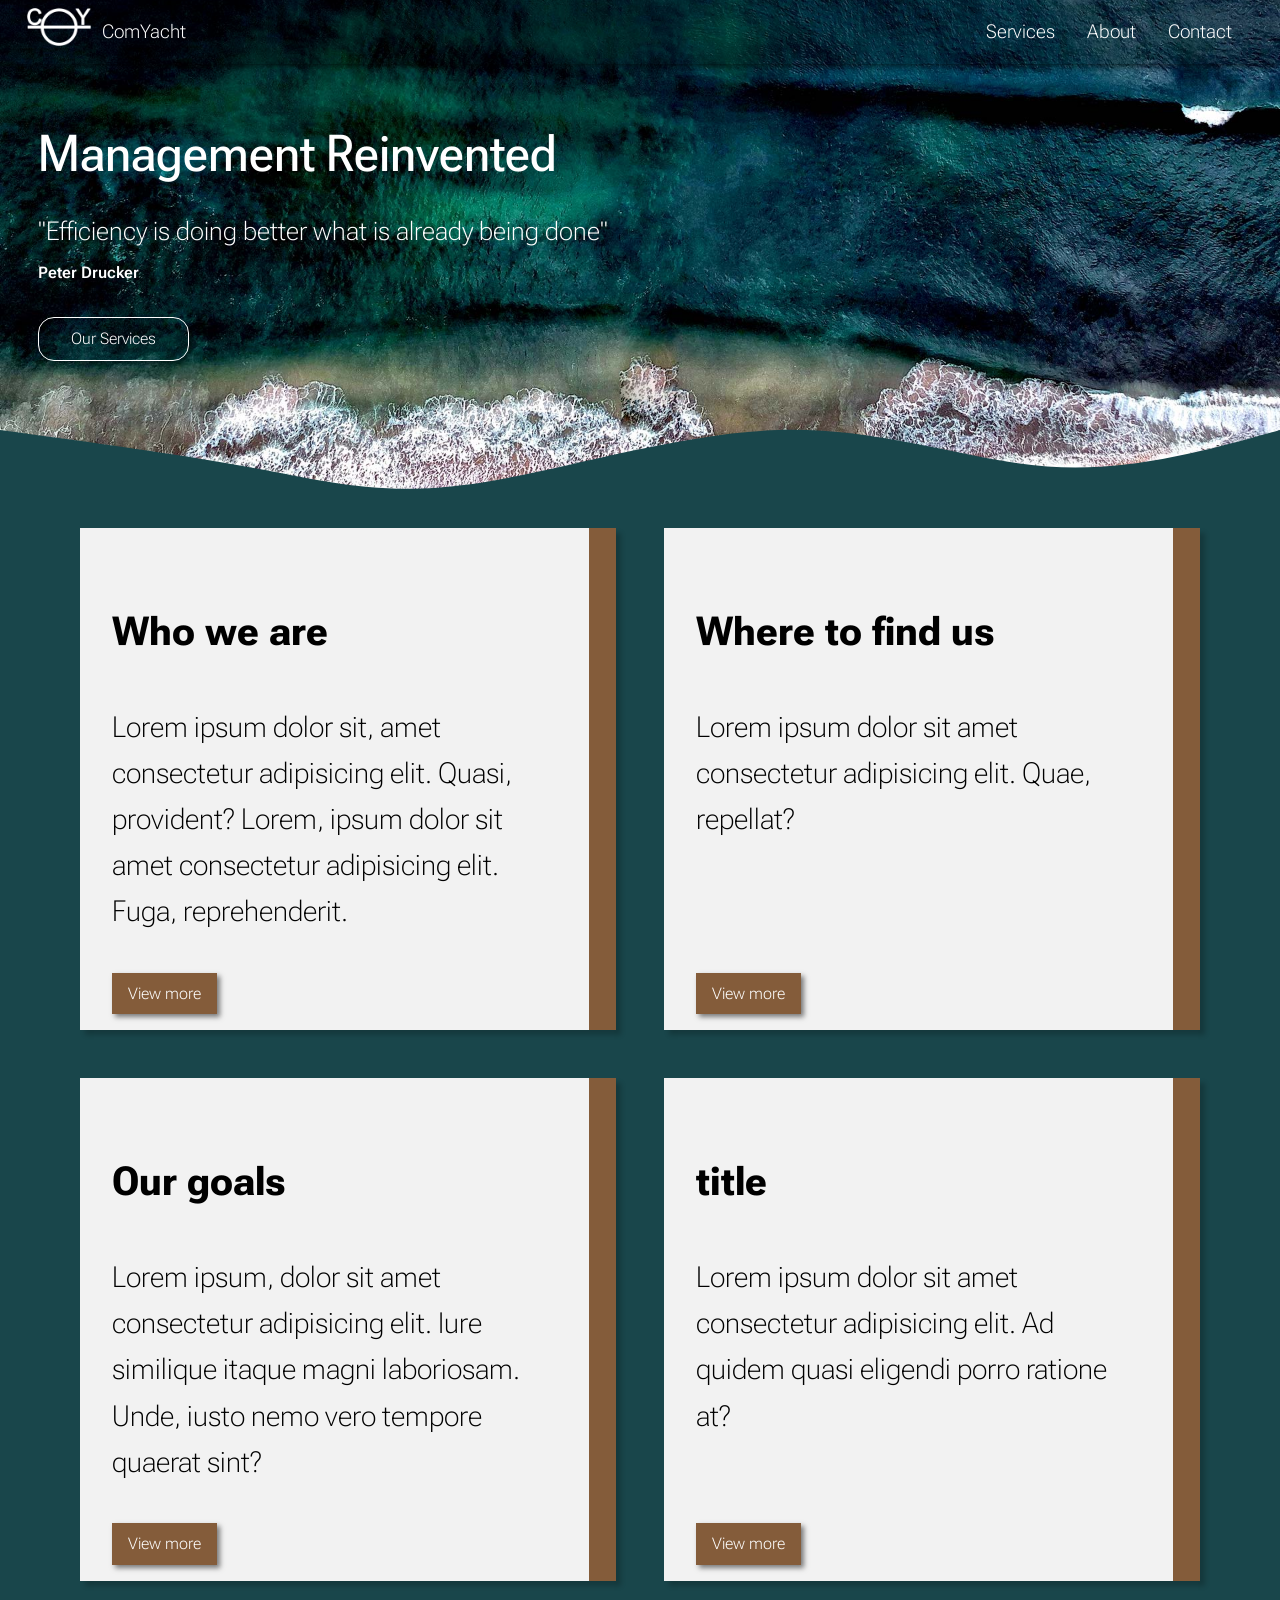
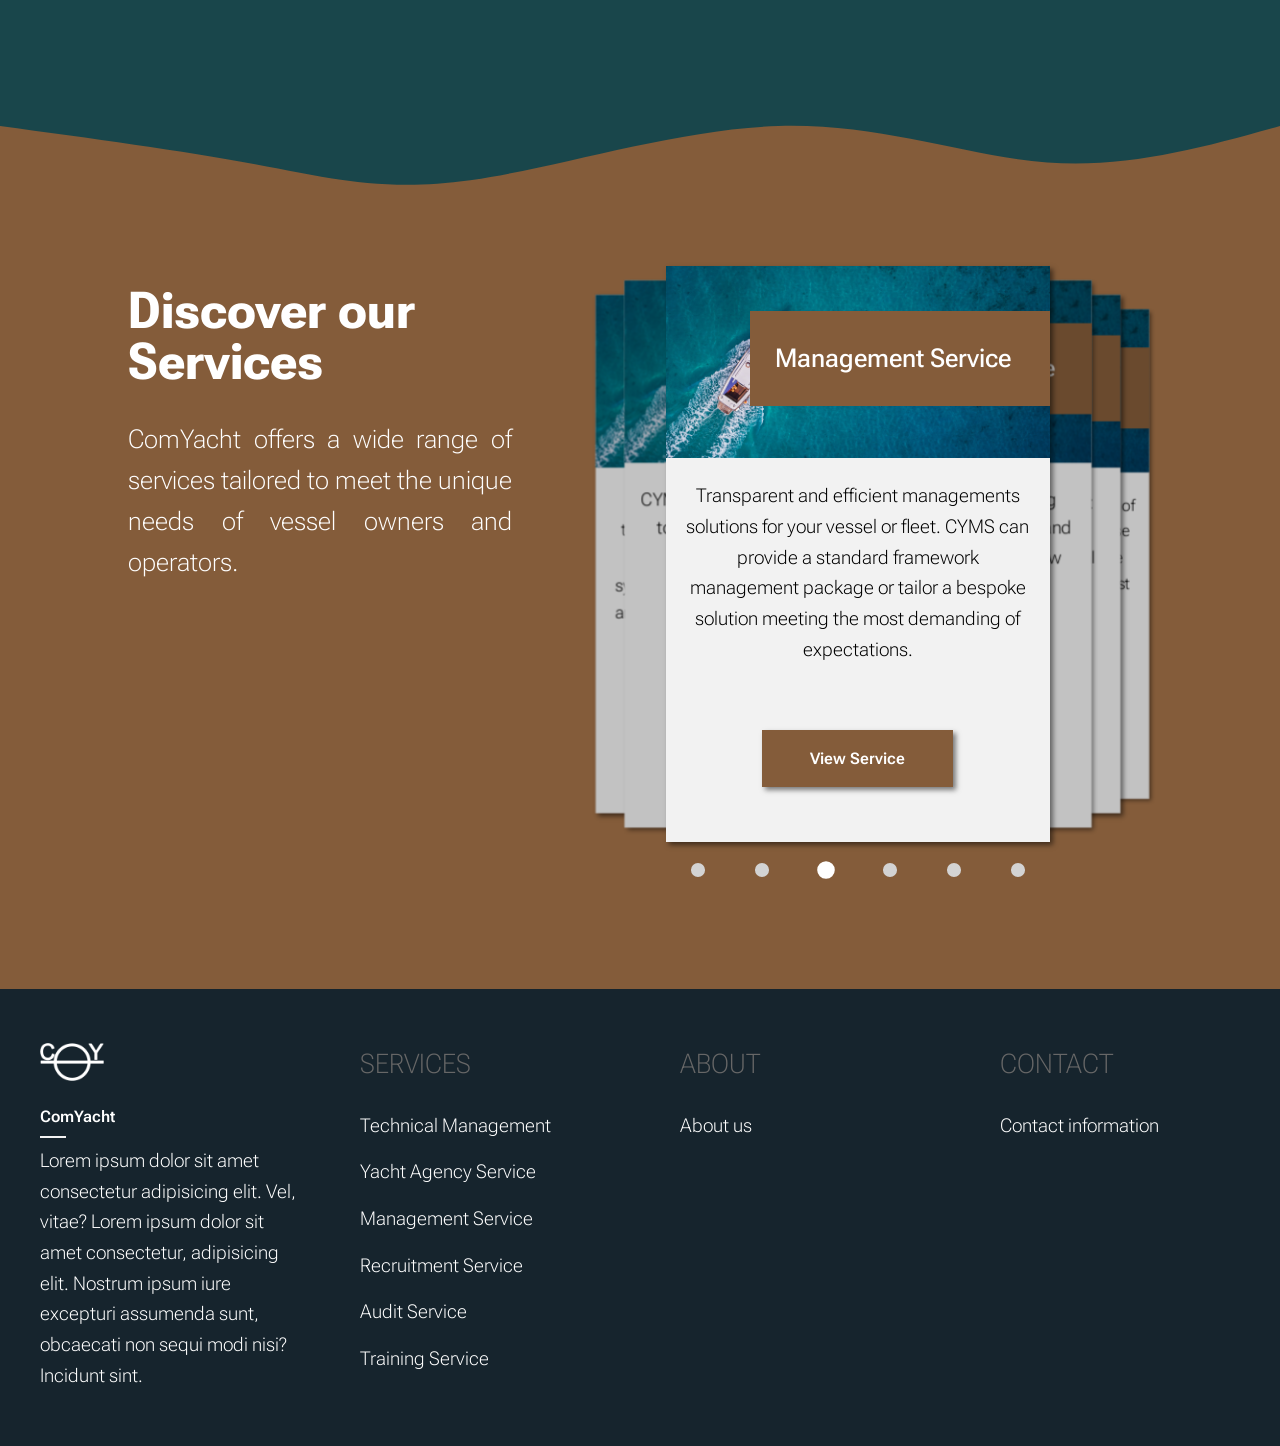
<file: index.html>
<!DOCTYPE html>
<html lang="en">
  <head>
    <meta charset="UTF-8" />
    <meta name="viewport" content="width=device-width" />
    <meta name="description" content="ComYacht description here." />
    <title>ComYacht</title>

    <!--Fonts-->
    <link rel="preconnect" href="https://fonts.googleapis.com" />
    <link rel="preconnect" href="https://fonts.gstatic.com" crossorigin />
    <link
      href="https://fonts.googleapis.com/css2?family=Roboto+Flex:opsz,wght@8..144,100..1000&display=swap"
      rel="stylesheet"
    />

    <!--Stylesheets-->
    <link rel="stylesheet" href="./styles/header.css" />
    <link rel="stylesheet" href="./styles/general.css" />
    <link rel="stylesheet" href="./styles/hero-section.css" />
    <link rel="stylesheet" href="./styles/summary-section.css" />
    <link rel="stylesheet" href="./styles/service-section.css" />
    <link rel="stylesheet" href="./styles/footer.css" />

    <!-- Scripts -->
    <script defer src="./scripts/sidebar.js"></script>
    <script defer src="./scripts/services.js"></script>
    <script defer src="./scripts/header-animation.js"></script>
  </head>
  <body>
    <header>
      <nav id="header-nav">
        <div id="header-background"></div>
        <ul id="header-ul-flex">
          <li id="company-info" class="header-li">
            <div class="logo-container">
              <a href="index.html">
                <img class="header-logo" src="./images/logos-icons/Client-01-logo.png" alt="ComYacht logo" />
              </a>
            </div>
            <a href="index.html">ComYacht</a>
          </li>
          <li class="header-li" id="header-tabs">
            <div id="service-tab">
              <span>Services</span>
              <div id="service-placeholder"></div>
              <ul id="scroll-tab">
                <li><a href="technical.html">Technical Management</a></li>
                <li><a href="yacht.html">Yacht agency services</a></li>
                <li><a href="management.html">Management Service</a></li>
                <li><a href="recruitment.html">Recruitment Service</a></li>
                <li><a href="audit.html">Audit Service</a></li>
                <li><a href="training.html">Training Service</a></li>
              </ul>
            </div>
            <div><a href="about.html">About</a></div>
            <div><a href="contact.html">Contact</a></div>
            <button id="sidebar-button">
              <svg xmlns="http://www.w3.org/2000/svg" height="24px" viewBox="0 -960 960 960" width="24px" fill="white">
                <path d="M120-240v-80h720v80H120Zm0-200v-80h720v80H120Zm0-200v-80h720v80H120Z" />
              </svg>
            </button>
          </li>
        </ul>

        <aside id="sidebar">
          <button id="exit-sidebar">
            <svg xmlns="http://www.w3.org/2000/svg" height="24px" viewBox="0 -960 960 960" width="24px" fill="#e8eaed">
              <path d="M400-80 0-480l400-400 71 71-329 329 329 329-71 71Z" />
            </svg>
          </button>
          <ul id="sidebar-ul">
            <li>
              <span>Services</span>
              <hr />
            </li>
            <li>
              <ul id="sidebar-services">
                <li><a href="technical.html">Technical Management</a></li>
                <li><a href="yacht.html">Yacht agency Service</a></li>
                <li><a href="management.html">Management Service</a></li>
                <li><a href="recruitment.html">Recruitment Service</a></li>
                <li><a href="audit.html">Audit Service</a></li>
                <li><a href="training.html">Training Service</a></li>
              </ul>
            </li>
            <li>
              <a href="about.html">About</a>
              <hr />
            </li>
            <li>
              <a href="contact.html">Contact</a>
              <hr />
            </li>
          </ul>
        </aside>
      </nav>
    </header>

    <main>
      <section id="hero-section">
        <div class="hero-section-title-bg">
          <h1 class="hero-section-title">Management Reinvented</h1>
          <blockquote class="hero-section-subtitle">"Efficiency is doing better what is already being done"</blockquote>
          <p class="quote-author">Peter Drucker</p>
          <a id="hero-section-CTA" href="#service-section">Our Services</a>
        </div>
        <div class="hero-section-img-container">
          <img src="./images/thumbnails/Nature-Images-hd.jpg" alt="Page thumbnail" />
        </div>
      </section>

      <section id="summary-section">
        <svg width="100%" height="100%" id="wavy-outline-3" viewBox="0 0 1440 390" xmlns="http://www.w3.org/2000/svg">
          <path
            d="M 0,400 L 0,150 C 102.42105263157893,163.89473684210526 204.84210526315786,177.78947368421055 287,193 C 369.15789473684214,208.21052631578945 431.0526315789474,224.73684210526318 529,211 C 626.9473684210526,197.26315789473682 760.9473684210525,153.26315789473682 876,150 C 991.0526315789475,146.73684210526318 1087.1578947368423,184.21052631578948 1178,191 C 1268.8421052631577,197.78947368421052 1354.4210526315787,173.89473684210526 1440,150 L 1440,400 L 0,400 Z"
          ></path>
        </svg>
        <article class="summary-info">
          <h3>Who we are</h3>
          <p>
            Lorem ipsum dolor sit, amet consectetur adipisicing elit. Quasi, provident? Lorem, ipsum dolor sit amet
            consectetur adipisicing elit. Fuga, reprehenderit.
          </p>
          <a class="view-more-about" href="index.html">View more</a>
        </article>
        <article class="summary-info">
          <h3>Where to find us</h3>
          <p>Lorem ipsum dolor sit amet consectetur adipisicing elit. Quae, repellat?</p>
          <a class="view-more-about" href="index.html">View more</a>
        </article>
        <article class="summary-info">
          <h3>Our goals</h3>
          <p>
            Lorem ipsum, dolor sit amet consectetur adipisicing elit. Iure similique itaque magni laboriosam. Unde,
            iusto nemo vero tempore quaerat sint?
          </p>
          <a class="view-more-about" href="index.html">View more</a>
        </article>
        <article class="summary-info">
          <h3>title</h3>
          <p>Lorem ipsum dolor sit amet consectetur adipisicing elit. Ad quidem quasi eligendi porro ratione at?</p>
          <a class="view-more-about" href="index.html">View more</a>
        </article>
      </section>

      <section id="service-section">
        <svg width="100%" height="100%" id="wavy-outline-4" viewBox="0 0 1440 390" xmlns="http://www.w3.org/2000/svg">
          <path
            d="M 0,400 L 0,150 C 102.42105263157893,163.89473684210526 204.84210526315786,177.78947368421055 287,193 C 369.15789473684214,208.21052631578945 431.0526315789474,224.73684210526318 529,211 C 626.9473684210526,197.26315789473682 760.9473684210525,153.26315789473682 876,150 C 991.0526315789475,146.73684210526318 1087.1578947368423,184.21052631578948 1178,191 C 1268.8421052631577,197.78947368421052 1354.4210526315787,173.89473684210526 1440,150 L 1440,400 L 0,400 Z"
          ></path>
        </svg>

        <div id="right"></div>
        <div id="left"></div>

        <div id="service-content">
          <div id="service-text">
            <h2>Discover our Services</h2>
            <p>
              ComYacht offers a wide range of services tailored to meet the unique needs of vessel owners and operators.
            </p>
          </div>

          <div id="items-container">
            <div id="scrolling-items-container"></div>
            <div id="dots-container">
              <div class="dot">
                <svg fill="#000000" width="300%" height="100%" viewBox="0 0 20 20" xmlns="http://www.w3.org/2000/svg">
                  <path d="M7.8 10a2.2 2.2 0 0 0 4.4 0 2.2 2.2 0 0 0-4.4 0z" />
                </svg>
              </div>
              <div class="dot">
                <svg fill="#000000" width="300%" height="100%" viewBox="0 0 20 20" xmlns="http://www.w3.org/2000/svg">
                  <path d="M7.8 10a2.2 2.2 0 0 0 4.4 0 2.2 2.2 0 0 0-4.4 0z" />
                </svg>
              </div>
              <div class="dot">
                <svg fill="#000000" width="300%" height="100%" viewBox="0 0 20 20" xmlns="http://www.w3.org/2000/svg">
                  <path d="M7.8 10a2.2 2.2 0 0 0 4.4 0 2.2 2.2 0 0 0-4.4 0z" />
                </svg>
              </div>
              <div class="dot">
                <svg fill="#000000" width="300%" height="100%" viewBox="0 0 20 20" xmlns="http://www.w3.org/2000/svg">
                  <path d="M7.8 10a2.2 2.2 0 0 0 4.4 0 2.2 2.2 0 0 0-4.4 0z" />
                </svg>
              </div>
              <div class="dot">
                <svg fill="#000000" width="100%" height="100%" viewBox="0 0 20 20" xmlns="http://www.w3.org/2000/svg">
                  <path d="M7.8 10a2.2 2.2 0 0 0 4.4 0 2.2 2.2 0 0 0-4.4 0z" />
                </svg>
              </div>
              <div class="dot">
                <svg fill="#000000" width="100%" height="100%" viewBox="0 0 20 20" xmlns="http://www.w3.org/2000/svg">
                  <path d="M7.8 10a2.2 2.2 0 0 0 4.4 0 2.2 2.2 0 0 0-4.4 0z" />
                </svg>
              </div>
            </div>
          </div>
        </div>
      </section>
    </main>

    <footer>
      <ul id="company-main-info">
        <li id="company-img-footer">
          <div class="logo-container">
            <a href="index.html">
              <img class="header-logo" src="./images/logos-icons/Client-01-logo.png" alt="Comyacht logo" />
            </a>
          </div>
        </li>
        <li id="footer-company-li">
          <a href="index.html">ComYacht</a>
        </li>
        <li id="company-description-li">
          <p>
            Lorem ipsum dolor sit amet consectetur adipisicing elit. Vel, vitae? Lorem ipsum dolor sit amet consectetur,
            adipisicing elit. Nostrum ipsum iure excepturi assumenda sunt, obcaecati non sequi modi nisi? Incidunt sint.
          </p>
        </li>
      </ul>
      <ul id="company-services">
        <li class="list-title"><span>SERVICES</span></li>
        <li class="list-content"><a href="technical.html">Technical Management</a></li>
        <li class="list-content"><a href="/yacht.html">Yacht Agency Service</a></li>
        <li class="list-content"><a href="management.html">Management Service</a></li>
        <li class="list-content"><a href="recruitment.html">Recruitment Service</a></li>
        <li class="list-content"><a href="audit.html">Audit Service</a></li>
        <li class="list-content"><a href="training.html">Training Service</a></li>
      </ul>
      <ul id="company-about">
        <li class="list-title"><span>ABOUT</span></li>
        <li class="list-content"><a href="about.html">About us</a></li>
      </ul>
      <ul id="company-contact">
        <li class="list-title"><span>CONTACT</span></li>
        <li class="list-content"><a href="contact.html">Contact information</a></li>
      </ul>
    </footer>
  </body>
</html>
</file>
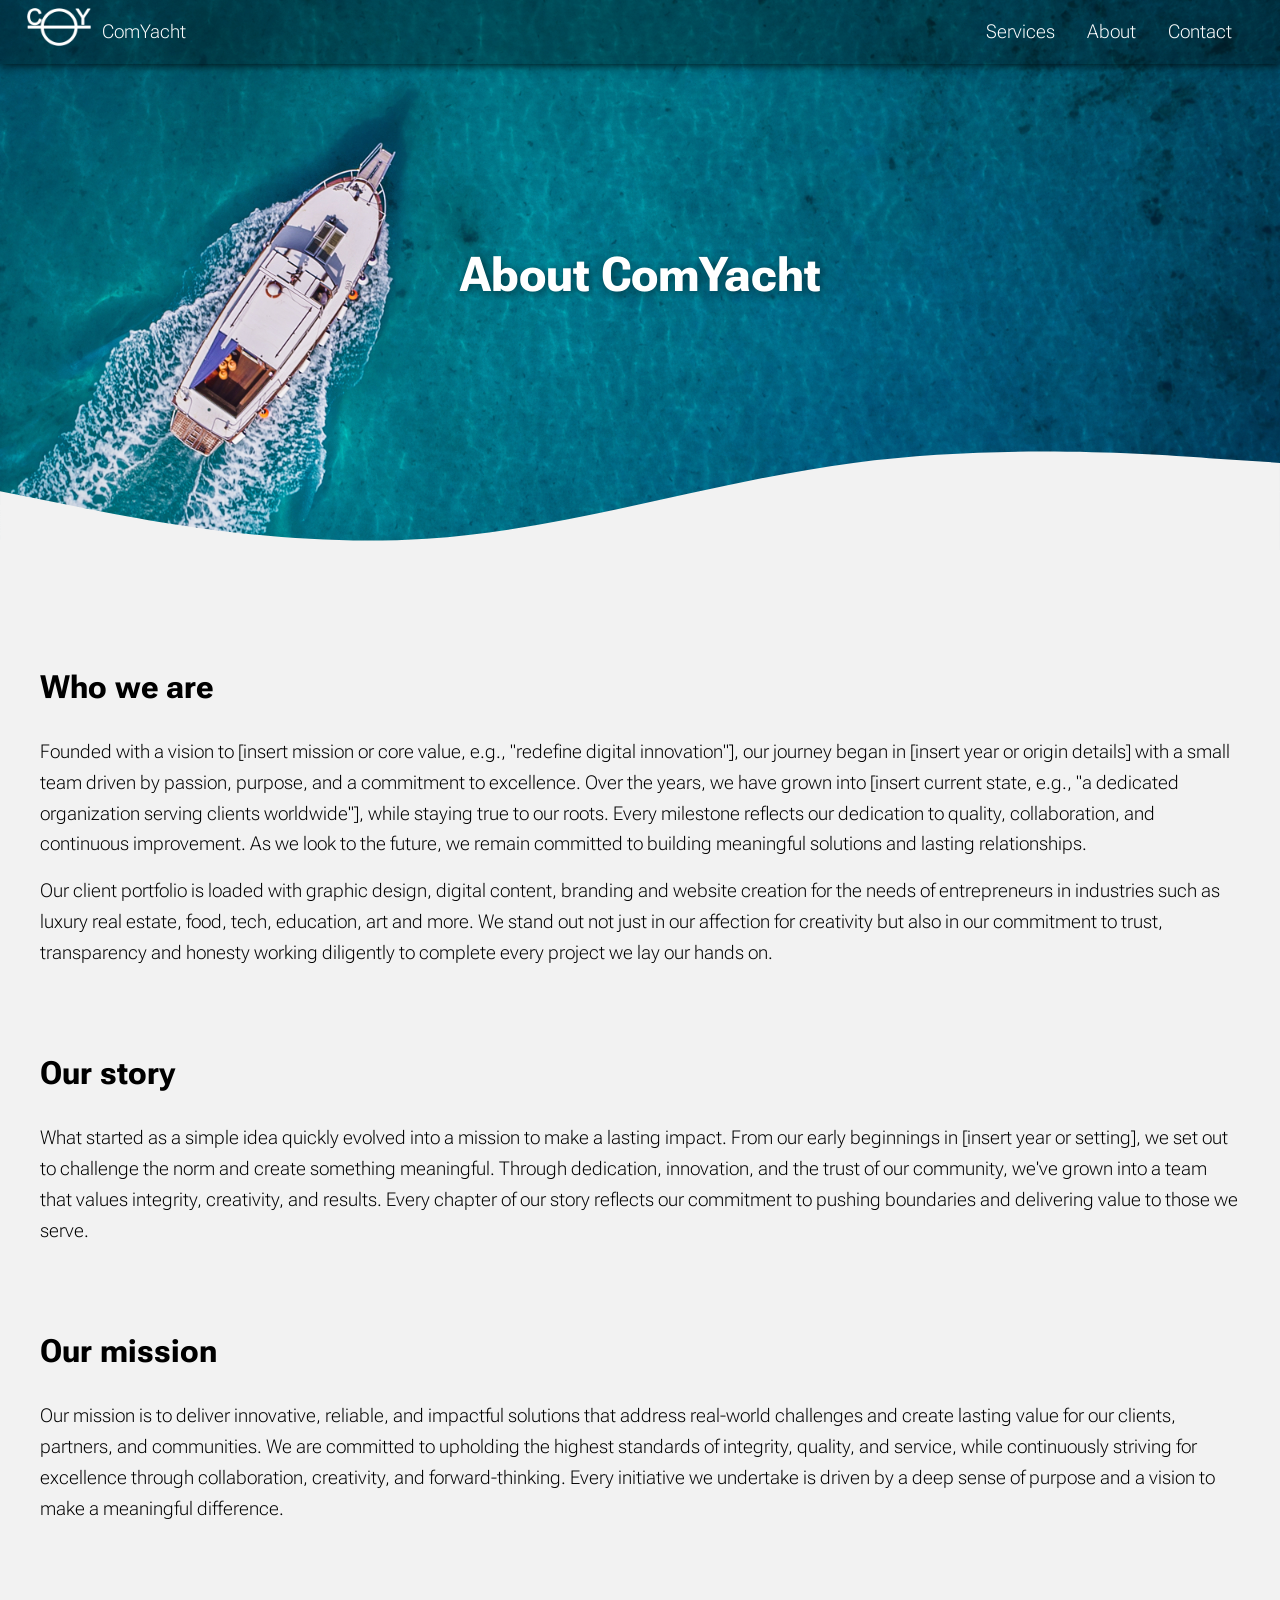
<file: about.html>
<!DOCTYPE html>
<html lang="en">
  <head>
    <meta charset="UTF-8" />
    <meta name="viewport" content="width=device-width, initial-scale=1.0" />
    <meta name="description" content="Learn about our mission and the story behind us." />
    <title>ComYacht | About us</title>
    <link rel="stylesheet" href="./styles/about-contact.css" />
    <link rel="stylesheet" href="./styles/general.css" />
    <link rel="stylesheet" href="./styles/header.css" />
    <link rel="stylesheet" href="./styles/footer.css" />

    <script defer src="./scripts/header-animation.js"></script>
    <script defer src="./scripts/sidebar.js"></script>

    <!--Fonts-->
    <link rel="preconnect" href="https://fonts.googleapis.com" />
    <link rel="preconnect" href="https://fonts.gstatic.com" crossorigin />
    <link
      href="https://fonts.googleapis.com/css2?family=Roboto+Flex:opsz,wght@8..144,100..1000&display=swap"
      rel="stylesheet"
    />
  </head>
  <body>
    <header>
      <nav id="header-nav">
        <div id="header-background"></div>
        <ul id="header-ul-flex">
          <li id="company-info" class="header-li">
            <div class="logo-container">
              <a href="index.html">
                <img class="header-logo" src="./images/logos-icons/Client-01-logo.png" alt="ComYacht logo" />
              </a>
            </div>
            <a href="index.html">ComYacht</a>
          </li>
          <li class="header-li" id="header-tabs">
            <div id="service-tab">
              <span>Services</span>
              <div id="service-placeholder"></div>
              <ul id="scroll-tab">
                <li><a href="technical.html">Technical Management</a></li>
                <li><a href="yacht.html">Yacht agency services</a></li>
                <li><a href="management.html">Management Service</a></li>
                <li><a href="recruitment.html">Recruitment Service</a></li>
                <li><a href="audit.html">Audit Service</a></li>
                <li><a href="training.html">Training Service</a></li>
              </ul>
            </div>
            <div><a href="about.html">About</a></div>
            <div><a href="contact.html">Contact</a></div>
            <button id="sidebar-button">
              <svg xmlns="http://www.w3.org/2000/svg" height="24px" viewBox="0 -960 960 960" width="24px" fill="white">
                <path d="M120-240v-80h720v80H120Zm0-200v-80h720v80H120Zm0-200v-80h720v80H120Z" />
              </svg>
            </button>
          </li>
        </ul>

        <aside id="sidebar">
          <button id="exit-sidebar">
            <svg xmlns="http://www.w3.org/2000/svg" height="24px" viewBox="0 -960 960 960" width="24px" fill="#e8eaed">
              <path d="M400-80 0-480l400-400 71 71-329 329 329 329-71 71Z" />
            </svg>
          </button>
          <ul id="sidebar-ul">
            <li>
              <span>Services</span>
              <hr />
            </li>
            <li>
              <ul id="sidebar-services">
                <li><a href="technical.html">Technical Management</a></li>
                <li><a href="yacht.html">Yacht agency Service</a></li>
                <li><a href="management.html">Management Service</a></li>
                <li><a href="recruitment.html">Recruitment Service</a></li>
                <li><a href="audit.html">Audit Service</a></li>
                <li><a href="training.html">Training Service</a></li>
              </ul>
            </li>
            <li>
              <a href="about.html">About</a>
              <hr />
            </li>
            <li>
              <a href="contact.html">Contact</a>
              <hr />
            </li>
          </ul>
        </aside>
      </nav>
    </header>

    <main>
      <section class="hero">
        <img src="./images/thumbnails/shipping.jpg" alt="About page background image" />
        <div class="overlay-text">
          <h1>About ComYacht</h1>
        </div>
        <svg xmlns="http://www.w3.org/2000/svg" viewBox="0 0 1440 320" class="wavy-border">
          <path
            d="M0,96L80,112C160,128,320,160,480,149.3C640,139,800,85,960,64C1120,43,1280,53,1360,58.7L1440,64L1440,320L1360,320C1280,320,1120,320,960,320C800,320,640,320,480,320C320,320,160,320,80,320L0,320Z"
          ></path>
        </svg>
      </section>

      <section class="about">
        <article>
          <h2>Who we are</h2>

          <p>
            Founded with a vision to [insert mission or core value, e.g., "redefine digital innovation"], our journey
            began in [insert year or origin details] with a small team driven by passion, purpose, and a commitment to
            excellence. Over the years, we have grown into [insert current state, e.g., "a dedicated organization
            serving clients worldwide"], while staying true to our roots. Every milestone reflects our dedication to
            quality, collaboration, and continuous improvement. As we look to the future, we remain committed to
            building meaningful solutions and lasting relationships.
          </p>
          <p>
            Our client portfolio is loaded with graphic design, digital content, branding and website creation for the
            needs of entrepreneurs in industries such as luxury real estate, food, tech, education, art and more. We
            stand out not just in our affection for creativity but also in our commitment to trust, transparency and
            honesty working diligently to complete every project we lay our hands on.
          </p>
        </article>

        <article>
          <h2>Our story</h2>

          <p>
            What started as a simple idea quickly evolved into a mission to make a lasting impact. From our early
            beginnings in [insert year or setting], we set out to challenge the norm and create something meaningful.
            Through dedication, innovation, and the trust of our community, we've grown into a team that values
            integrity, creativity, and results. Every chapter of our story reflects our commitment to pushing boundaries
            and delivering value to those we serve.
          </p>
        </article>

        <article>
          <h2>Our mission</h2>

          <p>
            Our mission is to deliver innovative, reliable, and impactful solutions that address real-world challenges
            and create lasting value for our clients, partners, and communities. We are committed to upholding the
            highest standards of integrity, quality, and service, while continuously striving for excellence through
            collaboration, creativity, and forward-thinking. Every initiative we undertake is driven by a deep sense of
            purpose and a vision to make a meaningful difference.
          </p>
        </article>
      </section>
    </main>
  </body>
</html>
</file>
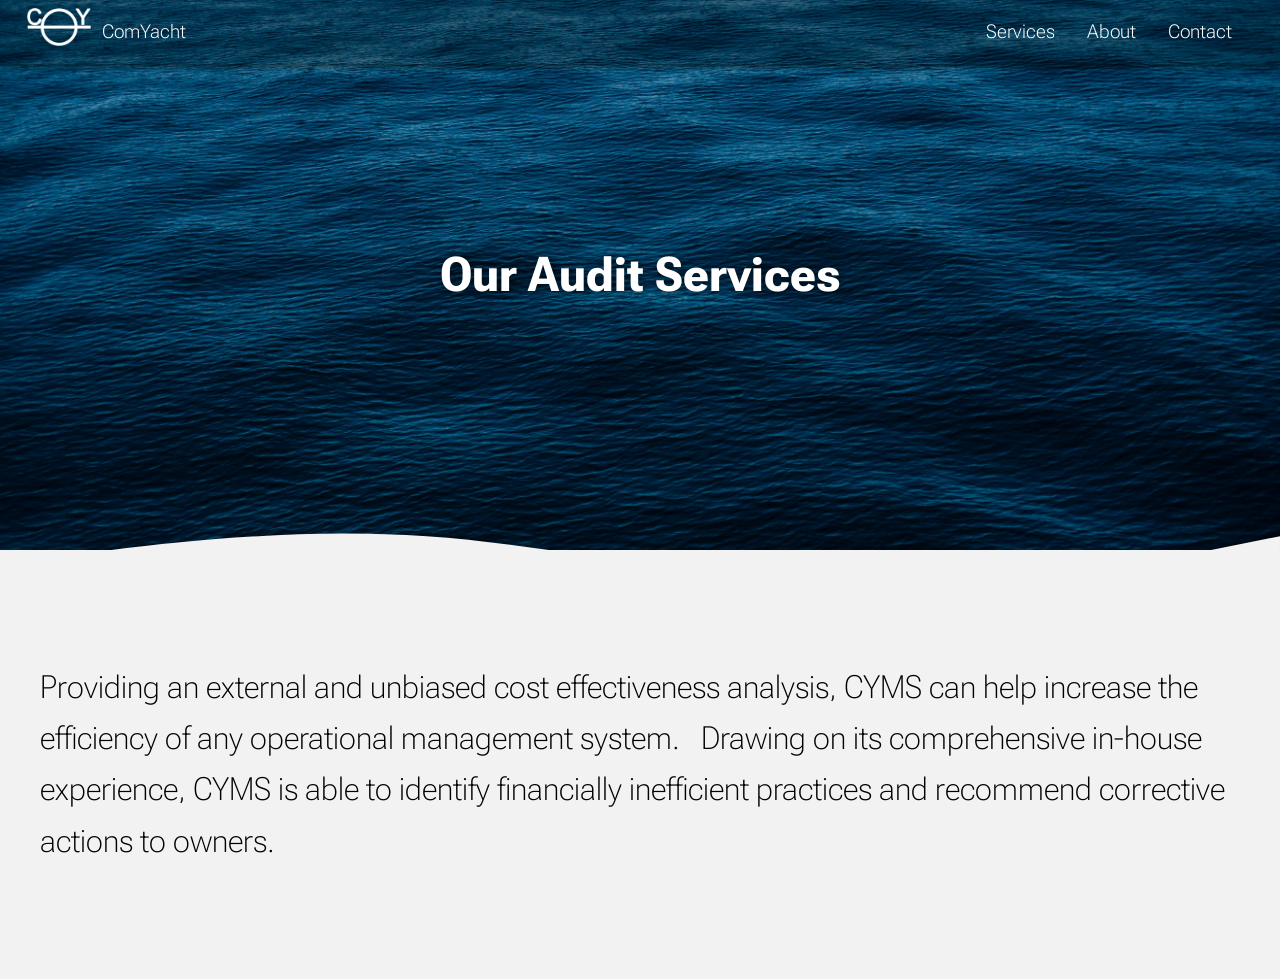
<file: audit.html>
<!DOCTYPE html>
<html lang="en">
  <head>
    <meta charset="UTF-8" />
    <meta name="viewport" content="width=device-width, initial-scale=1.0" />
    <meta name="description" content="ComYacht's audit services." />
    <title>ComYacht | Audit services</title>
    <link rel="stylesheet" href="./styles/about-contact.css" />
    <link rel="stylesheet" href="./styles/general.css" />
    <link rel="stylesheet" href="./styles/header.css" />
    <link rel="stylesheet" href="./styles/footer.css" />
    <link rel="stylesheet" href="./styles/services.css" />

    <script defer src="./scripts/header-animation.js"></script>
    <script defer src="./scripts/sidebar.js"></script>

    <!--Fonts-->
    <link rel="preconnect" href="https://fonts.googleapis.com" />
    <link rel="preconnect" href="https://fonts.gstatic.com" crossorigin />
    <link
      href="https://fonts.googleapis.com/css2?family=Roboto+Flex:opsz,wght@8..144,100..1000&display=swap"
      rel="stylesheet"
    />
  </head>
  <body>
    <header>
      <nav id="header-nav">
        <div id="header-background"></div>
        <ul id="header-ul-flex">
          <li id="company-info" class="header-li">
            <div class="logo-container">
              <a href="index.html">
                <img class="header-logo" src="./images/logos-icons/Client-01-logo.png" alt="ComYacht logo" />
              </a>
            </div>
            <a href="index.html">ComYacht</a>
          </li>
          <li class="header-li" id="header-tabs">
            <div id="service-tab">
              <span>Services</span>
              <div id="service-placeholder"></div>
              <ul id="scroll-tab">
                <li><a href="technical.html">Technical Management</a></li>
                <li><a href="yacht.html">Yacht agency services</a></li>
                <li><a href="management.html">Management Service</a></li>
                <li><a href="recruitment.html">Recruitment Service</a></li>
                <li><a href="audit.html">Audit Service</a></li>
                <li><a href="training.html">Training Service</a></li>
              </ul>
            </div>
            <div><a href="about.html">About</a></div>
            <div><a href="contact.html">Contact</a></div>
            <button id="sidebar-button">
              <svg xmlns="http://www.w3.org/2000/svg" height="24px" viewBox="0 -960 960 960" width="24px" fill="white">
                <path d="M120-240v-80h720v80H120Zm0-200v-80h720v80H120Zm0-200v-80h720v80H120Z" />
              </svg>
            </button>
          </li>
        </ul>

        <aside id="sidebar">
          <button id="exit-sidebar">
            <svg xmlns="http://www.w3.org/2000/svg" height="24px" viewBox="0 -960 960 960" width="24px" fill="#e8eaed">
              <path d="M400-80 0-480l400-400 71 71-329 329 329 329-71 71Z" />
            </svg>
          </button>
          <ul id="sidebar-ul">
            <li>
              <span>Services</span>
              <hr />
            </li>
            <li>
              <ul id="sidebar-services">
                <li><a href="technical.html">Technical Management</a></li>
                <li><a href="yacht.html">Yacht agency Service</a></li>
                <li><a href="management.html">Management Service</a></li>
                <li><a href="recruitment.html">Recruitment Service</a></li>
                <li><a href="audit.html">Audit Service</a></li>
                <li><a href="training.html">Training Service</a></li>
              </ul>
            </li>
            <li>
              <a href="about.html">About</a>
              <hr />
            </li>
            <li>
              <a href="contact.html">Contact</a>
              <hr />
            </li>
          </ul>
        </aside>
      </nav>
    </header>

    <main>
      <section class="hero">
        <img src="./images/thumbnails/pexels-lisha-riabinina-5175-37487.jpg" alt="About page background image" />
        <div class="overlay-text">
          <h1>Our Audit Services</h1>
        </div>
        <svg xmlns="http://www.w3.org/2000/svg" viewBox="0 0 1440 320" class="wavy-border" id="wavy-border-service">
          <path
            d="M0,192L80,181.3C160,171,320,149,480,160C640,171,800,213,960,218.7C1120,224,1280,192,1360,176L1440,160L1440,320L1360,320C1280,320,1120,320,960,320C800,320,640,320,480,320C320,320,160,320,80,320L0,320Z"
          ></path>
        </svg>
      </section>

      <section class="about">
        <article>
          <p class="service-p">
            Providing an external and unbiased cost effectiveness analysis, CYMS can help increase the efficiency of any
            operational management system.   Drawing on its comprehensive in-house experience, CYMS is able to identify
            financially inefficient practices and recommend corrective actions to owners.  
          </p>
        </article>
      </section>
    </main>
  </body>
</html>
</file>
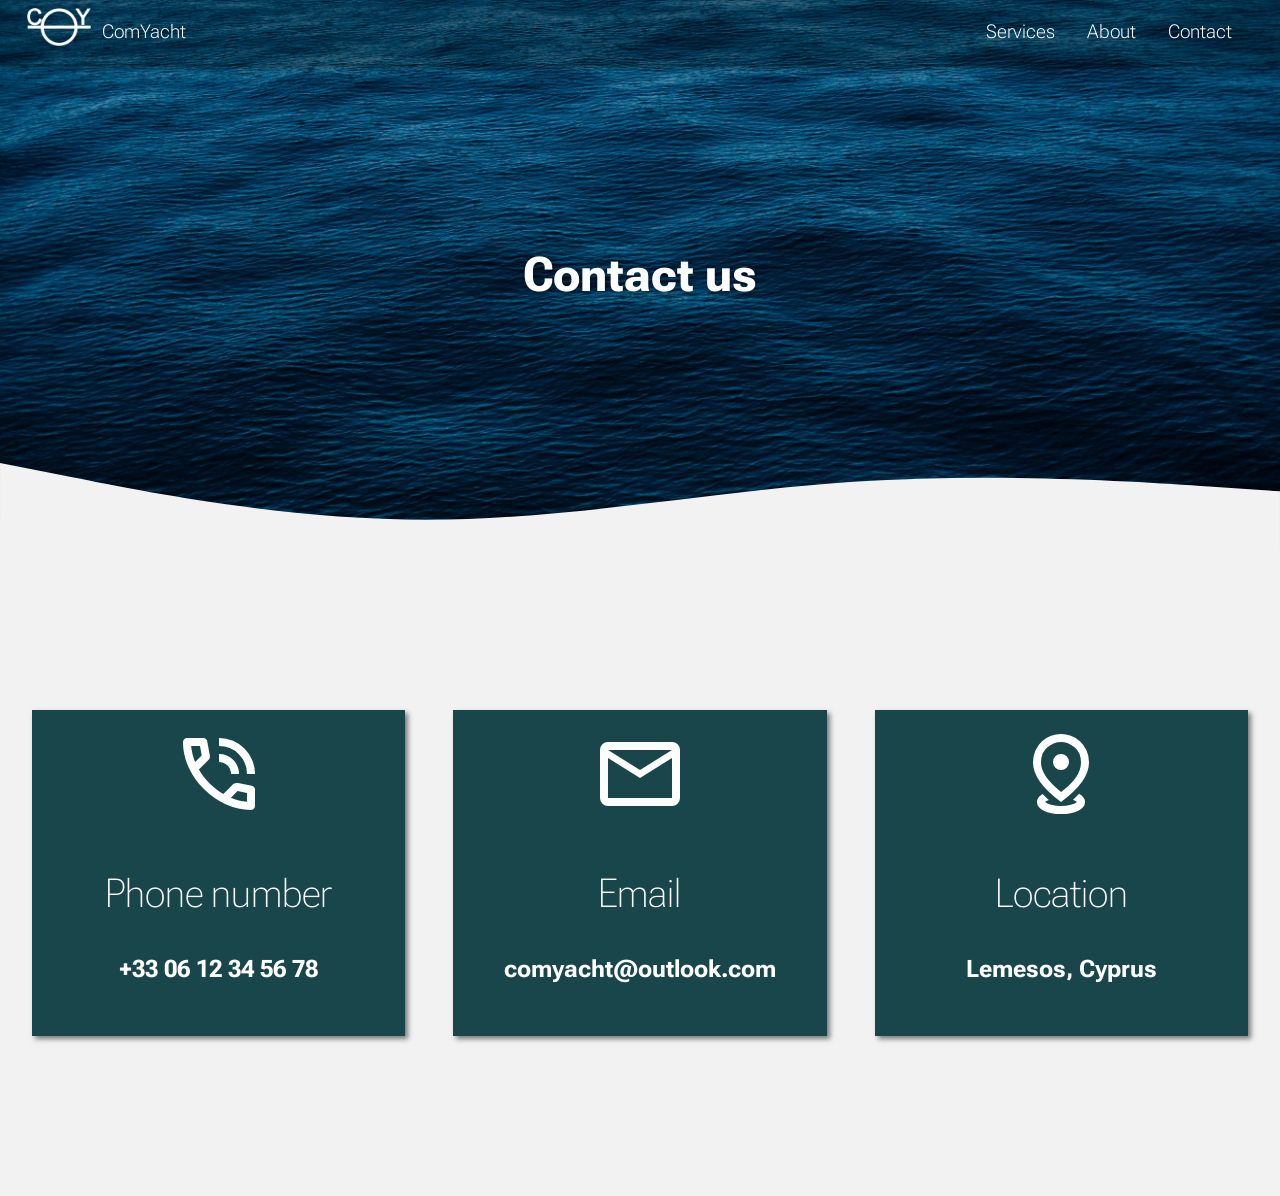
<file: contact.html>
<!DOCTYPE html>
<html lang="en">
  <head>
    <meta charset="UTF-8" />
    <meta name="viewport" content="width=device-width, initial-scale=1.0" />
    <meta name="description" content="Our contact information." />
    <title>ComYacht | Contact Us</title>
    <link rel="stylesheet" href="./styles/about-contact.css" />
    <link rel="stylesheet" href="./styles/general.css" />
    <link rel="stylesheet" href="./styles/header.css" />
    <link rel="stylesheet" href="./styles/footer.css" />
    <link rel="stylesheet" href="./styles/contact.css" />

    <script defer src="./scripts/header-animation.js"></script>
    <script defer src="./scripts/sidebar.js"></script>

    <!--Fonts-->
    <link rel="preconnect" href="https://fonts.googleapis.com" />
    <link rel="preconnect" href="https://fonts.gstatic.com" crossorigin />
    <link
      href="https://fonts.googleapis.com/css2?family=Roboto+Flex:opsz,wght@8..144,100..1000&display=swap"
      rel="stylesheet"
    />
  </head>
  <body>
    <header>
      <nav id="header-nav">
        <div id="header-background"></div>
        <ul id="header-ul-flex">
          <li id="company-info" class="header-li">
            <div class="logo-container">
              <a href="index.html">
                <img class="header-logo" src="./images/logos-icons/Client-01-logo.png" alt="ComYacht logo" />
              </a>
            </div>
            <a href="index.html">ComYacht</a>
          </li>
          <li class="header-li" id="header-tabs">
            <div id="service-tab">
              <span>Services</span>
              <div id="service-placeholder"></div>
              <ul id="scroll-tab">
                <li><a href="technical.html">Technical Management</a></li>
                <li><a href="yacht.html">Yacht agency services</a></li>
                <li><a href="management.html">Management Service</a></li>
                <li><a href="recruitment.html">Recruitment Service</a></li>
                <li><a href="audit.html">Audit Service</a></li>
                <li><a href="training.html">Training Service</a></li>
              </ul>
            </div>
            <div><a href="about.html">About</a></div>
            <div><a href="contact.html">Contact</a></div>
            <button id="sidebar-button">
              <svg xmlns="http://www.w3.org/2000/svg" height="24px" viewBox="0 -960 960 960" width="24px" fill="white">
                <path d="M120-240v-80h720v80H120Zm0-200v-80h720v80H120Zm0-200v-80h720v80H120Z" />
              </svg>
            </button>
          </li>
        </ul>

        <aside id="sidebar">
          <button id="exit-sidebar">
            <svg xmlns="http://www.w3.org/2000/svg" height="24px" viewBox="0 -960 960 960" width="24px" fill="#e8eaed">
              <path d="M400-80 0-480l400-400 71 71-329 329 329 329-71 71Z" />
            </svg>
          </button>
          <ul id="sidebar-ul">
            <li>
              <span>Services</span>
              <hr />
            </li>
            <li>
              <ul id="sidebar-services">
                <li><a href="technical.html">Technical Management</a></li>
                <li><a href="yacht.html">Yacht agency Service</a></li>
                <li><a href="management.html">Management Service</a></li>
                <li><a href="recruitment.html">Recruitment Service</a></li>
                <li><a href="audit.html">Audit Service</a></li>
                <li><a href="training.html">Training Service</a></li>
              </ul>
            </li>
            <li>
              <a href="about.html">About</a>
              <hr />
            </li>
            <li>
              <a href="contact.html">Contact</a>
              <hr />
            </li>
          </ul>
        </aside>
      </nav>
    </header>

    <main>
      <section class="hero">
        <img src="./images/thumbnails/pexels-lisha-riabinina-5175-37487.jpg" alt="About page background image" />
        <div class="overlay-text">
          <h1>Contact us</h1>
        </div>
        <svg xmlns="http://www.w3.org/2000/svg" viewBox="0 0 1440 320" class="wavy-border">
          <path
            d="M0,64L80,80C160,96,320,128,480,128C640,128,800,96,960,85.3C1120,75,1280,85,1360,90.7L1440,96L1440,320L1360,320C1280,320,1120,320,960,320C800,320,640,320,480,320C320,320,160,320,80,320L0,320Z"
          ></path>
        </svg>
      </section>

      <section class="contact">
        <article>
          <svg xmlns="http://www.w3.org/2000/svg" viewBox="0 -960 960 960">
            <path
              d="M760-480q0-117-81.5-198.5T480-760v-80q75 0 140.5 28.5t114 77q48.5 48.5 77 114T840-480h-80Zm-160 0q0-50-35-85t-85-35v-80q83 0 141.5 58.5T680-480h-80Zm198 360q-125 0-247-54.5T329-329Q229-429 174.5-551T120-798q0-18 12-30t30-12h162q14 0 25 9.5t13 22.5l26 140q2 16-1 27t-11 19l-97 98q20 37 47.5 71.5T387-386q31 31 65 57.5t72 48.5l94-94q9-9 23.5-13.5T670-390l138 28q14 4 23 14.5t9 23.5v162q0 18-12 30t-30 12ZM241-600l66-66-17-94h-89q5 41 14 81t26 79Zm358 358q39 17 79.5 27t81.5 13v-88l-94-19-67 67ZM241-600Zm358 358Z"
            />
          </svg>
          <h3>Phone number</h3>
          <p>+33 06 12 34 56 78</p>
        </article>
        <article>
          <svg xmlns="http://www.w3.org/2000/svg" viewBox="0 -960 960 960">
            <path
              d="M160-160q-33 0-56.5-23.5T80-240v-480q0-33 23.5-56.5T160-800h640q33 0 56.5 23.5T880-720v480q0 33-23.5 56.5T800-160H160Zm320-280L160-640v400h640v-400L480-440Zm0-80 320-200H160l320 200ZM160-640v-80 480-400Z"
            />
          </svg>
          <h3>Email</h3>
          <p>comyacht@outlook.com</p>
        </article>
        <article>
          <svg xmlns="http://www.w3.org/2000/svg" viewBox="0 -960 960 960">
            <path
              d="M480-80q-106 0-173-33.5T240-200q0-24 14.5-44.5T295-280l63 59q-9 4-19.5 9T322-200q13 16 60 28t98 12q51 0 98.5-12t60.5-28q-7-8-18-13t-21-9l62-60q28 16 43 36.5t15 45.5q0 53-67 86.5T480-80Zm1-220q99-73 149-146.5T680-594q0-102-65-154t-135-52q-70 0-135 52t-65 154q0 67 49 139.5T481-300Zm-1 100Q339-304 269.5-402T200-594q0-71 25.5-124.5T291-808q40-36 90-54t99-18q49 0 99 18t90 54q40 36 65.5 89.5T760-594q0 94-69.5 192T480-200Zm0-320q33 0 56.5-23.5T560-600q0-33-23.5-56.5T480-680q-33 0-56.5 23.5T400-600q0 33 23.5 56.5T480-520Zm0-80Z"
            />
          </svg>
          <h3>Location</h3>
          <p>Lemesos, Cyprus</p>
        </article>
      </section>
    </main>
  </body>
</html>
</file>
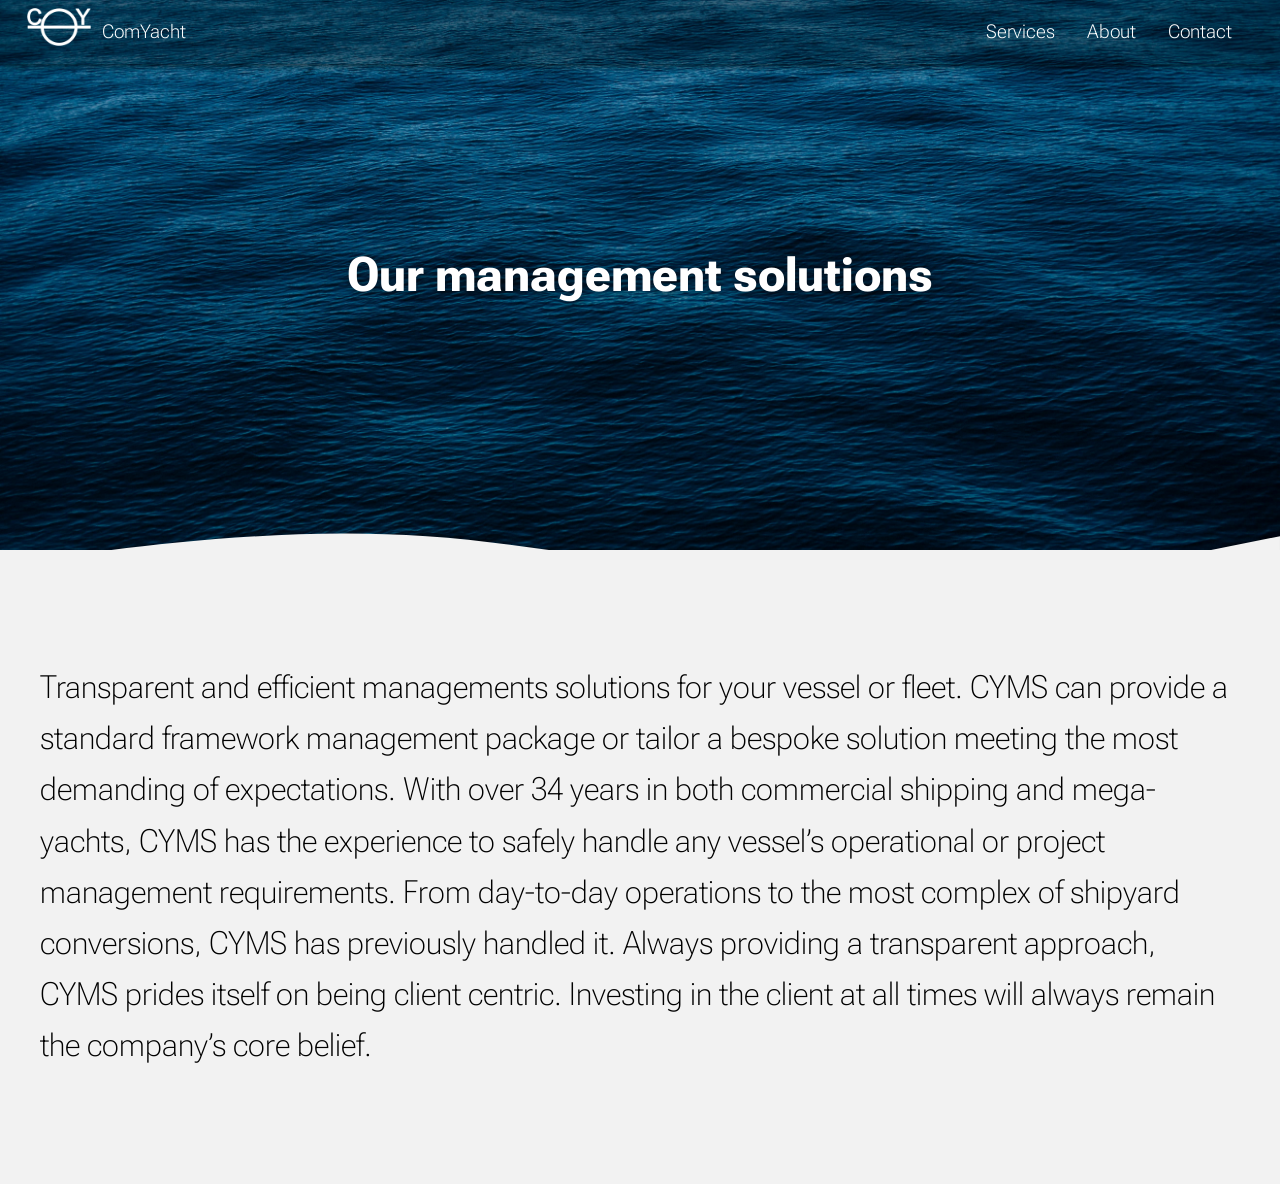
<file: management.html>
<!DOCTYPE html>
<html lang="en">
  <head>
    <meta charset="UTF-8" />
    <meta name="viewport" content="width=device-width, initial-scale=1.0" />
    <meta name="description" content="Our management solutions." />
    <title>ComYacht | Management</title>
    <link rel="stylesheet" href="./styles/about-contact.css" />
    <link rel="stylesheet" href="./styles/general.css" />
    <link rel="stylesheet" href="./styles/header.css" />
    <link rel="stylesheet" href="./styles/footer.css" />
    <link rel="stylesheet" href="./styles/services.css" />

    <script defer src="./scripts/header-animation.js"></script>
    <script defer src="./scripts/sidebar.js"></script>

    <!--Fonts-->
    <link rel="preconnect" href="https://fonts.googleapis.com" />
    <link rel="preconnect" href="https://fonts.gstatic.com" crossorigin />
    <link
      href="https://fonts.googleapis.com/css2?family=Roboto+Flex:opsz,wght@8..144,100..1000&display=swap"
      rel="stylesheet"
    />
  </head>
  <body>
    <header>
      <nav id="header-nav">
        <div id="header-background"></div>
        <ul id="header-ul-flex">
          <li id="company-info" class="header-li">
            <div class="logo-container">
              <a href="index.html">
                <img class="header-logo" src="./images/logos-icons/Client-01-logo.png" alt="ComYacht logo" />
              </a>
            </div>
            <a href="index.html">ComYacht</a>
          </li>
          <li class="header-li" id="header-tabs">
            <div id="service-tab">
              <span>Services</span>
              <div id="service-placeholder"></div>
              <ul id="scroll-tab">
                <li><a href="technical.html">Technical Management</a></li>
                <li><a href="yacht.html">Yacht agency services</a></li>
                <li><a href="management.html">Management Service</a></li>
                <li><a href="recruitment.html">Recruitment Service</a></li>
                <li><a href="audit.html">Audit Service</a></li>
                <li><a href="training.html">Training Service</a></li>
              </ul>
            </div>
            <div><a href="about.html">About</a></div>
            <div><a href="contact.html">Contact</a></div>
            <button id="sidebar-button">
              <svg xmlns="http://www.w3.org/2000/svg" height="24px" viewBox="0 -960 960 960" width="24px" fill="white">
                <path d="M120-240v-80h720v80H120Zm0-200v-80h720v80H120Zm0-200v-80h720v80H120Z" />
              </svg>
            </button>
          </li>
        </ul>

        <aside id="sidebar">
          <button id="exit-sidebar">
            <svg xmlns="http://www.w3.org/2000/svg" height="24px" viewBox="0 -960 960 960" width="24px" fill="#e8eaed">
              <path d="M400-80 0-480l400-400 71 71-329 329 329 329-71 71Z" />
            </svg>
          </button>
          <ul id="sidebar-ul">
            <li>
              <span>Services</span>
              <hr />
            </li>
            <li>
              <ul id="sidebar-services">
                <li><a href="technical.html">Technical Management</a></li>
                <li><a href="yacht.html">Yacht agency Service</a></li>
                <li><a href="management.html">Management Service</a></li>
                <li><a href="recruitment.html">Recruitment Service</a></li>
                <li><a href="audit.html">Audit Service</a></li>
                <li><a href="training.html">Training Service</a></li>
              </ul>
            </li>
            <li>
              <a href="about.html">About</a>
              <hr />
            </li>
            <li>
              <a href="contact.html">Contact</a>
              <hr />
            </li>
          </ul>
        </aside>
      </nav>
    </header>

    <main>
      <section class="hero">
        <img src="./images/thumbnails/pexels-lisha-riabinina-5175-37487.jpg" alt="About page background image" />
        <div class="overlay-text">
          <h1>Our management solutions</h1>
        </div>
        <svg xmlns="http://www.w3.org/2000/svg" viewBox="0 0 1440 320" class="wavy-border" id="wavy-border-service">
          <path
            d="M0,192L80,181.3C160,171,320,149,480,160C640,171,800,213,960,218.7C1120,224,1280,192,1360,176L1440,160L1440,320L1360,320C1280,320,1120,320,960,320C800,320,640,320,480,320C320,320,160,320,80,320L0,320Z"
          ></path>
        </svg>
      </section>

      <section class="about">
        <article>
          <p class="service-p">
            Transparent and efficient managements solutions for your vessel or fleet. CYMS can provide a standard
            framework management package or tailor a bespoke solution meeting the most demanding of expectations. With
            over 34 years in both commercial shipping and mega-yachts, CYMS has the experience to safely handle any
            vessel’s operational or project management requirements. From day-to-day operations to the most complex of
            shipyard conversions, CYMS has previously handled it. Always providing a transparent approach, CYMS prides
            itself on being client centric. Investing in the client at all times will always remain the company’s core
            belief.
          </p>
        </article>
      </section>
    </main>
  </body>
</html>
</file>
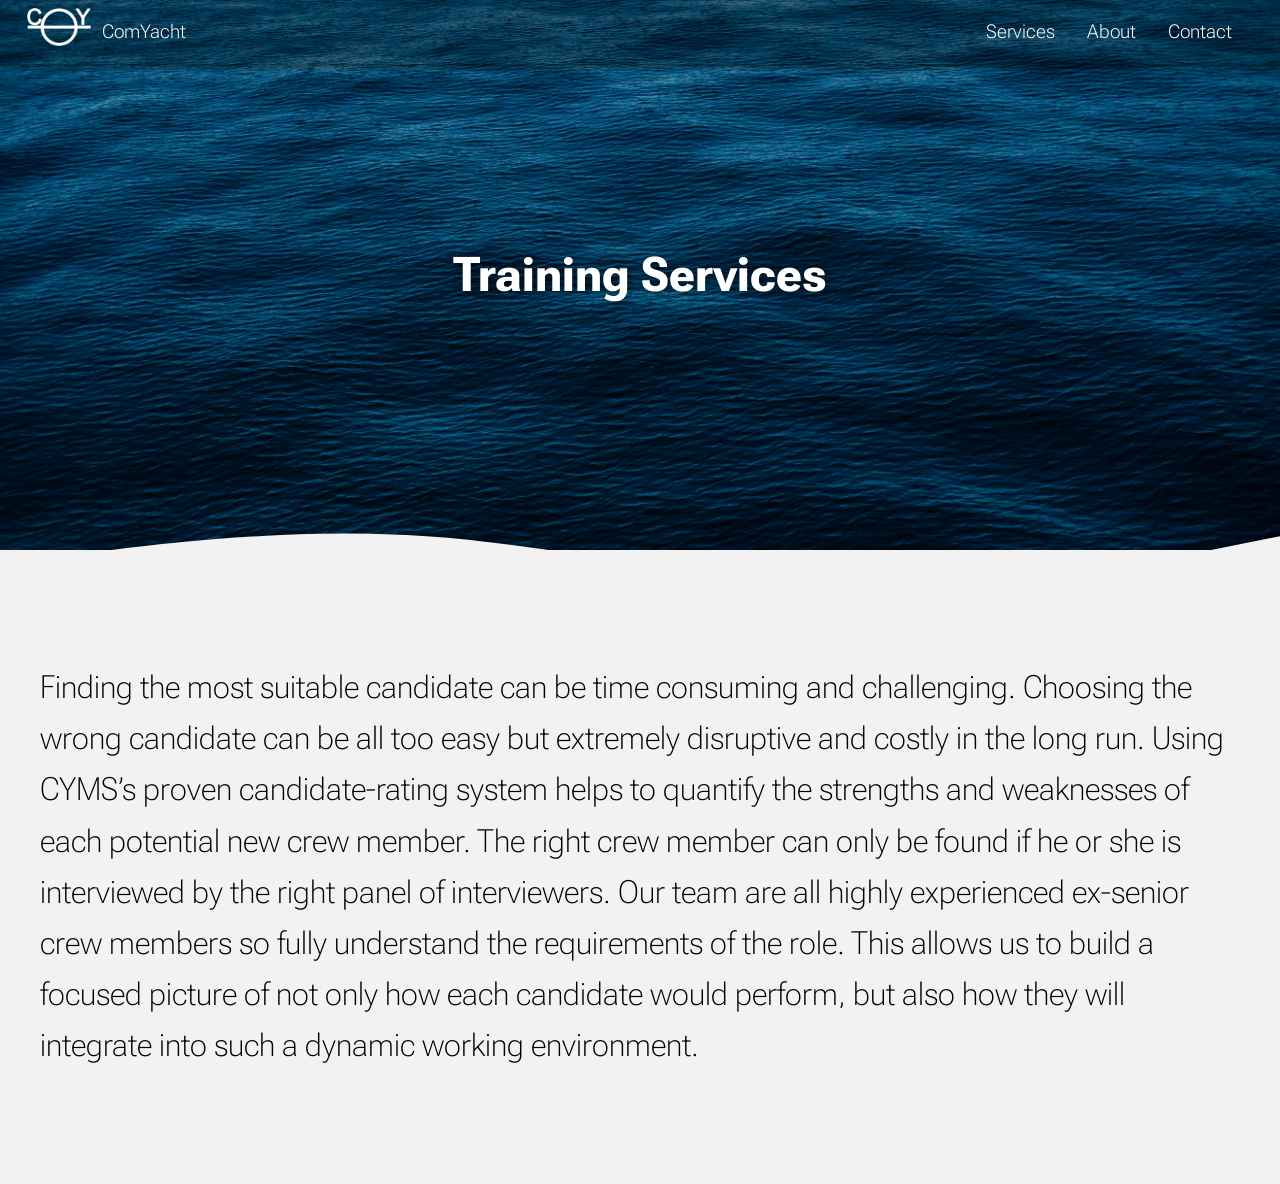
<file: recruitment.html>
<!DOCTYPE html>
<html lang="en">
  <head>
    <meta charset="UTF-8" />
    <meta name="viewport" content="width=device-width, initial-scale=1.0" />
    <meta name="description" content="ComYacht's recruitment services." />
    <title>ComYacht | Recruitment services</title>
    <link rel="stylesheet" href="./styles/about-contact.css" />
    <link rel="stylesheet" href="./styles/general.css" />
    <link rel="stylesheet" href="./styles/header.css" />
    <link rel="stylesheet" href="./styles/footer.css" />
    <link rel="stylesheet" href="./styles/services.css" />

    <script defer src="./scripts/header-animation.js"></script>
    <script defer src="./scripts/sidebar.js"></script>

    <!--Fonts-->
    <link rel="preconnect" href="https://fonts.googleapis.com" />
    <link rel="preconnect" href="https://fonts.gstatic.com" crossorigin />
    <link
      href="https://fonts.googleapis.com/css2?family=Roboto+Flex:opsz,wght@8..144,100..1000&display=swap"
      rel="stylesheet"
    />
  </head>
  <body>
    <header>
      <nav id="header-nav">
        <div id="header-background"></div>
        <ul id="header-ul-flex">
          <li id="company-info" class="header-li">
            <div class="logo-container">
              <a href="index.html">
                <img class="header-logo" src="./images/logos-icons/Client-01-logo.png" alt="ComYacht logo" />
              </a>
            </div>
            <a href="index.html">ComYacht</a>
          </li>
          <li class="header-li" id="header-tabs">
            <div id="service-tab">
              <span>Services</span>
              <div id="service-placeholder"></div>
              <ul id="scroll-tab">
                <li><a href="technical.html">Technical Management</a></li>
                <li><a href="yacht.html">Yacht agency services</a></li>
                <li><a href="management.html">Management Service</a></li>
                <li><a href="recruitment.html">Recruitment Service</a></li>
                <li><a href="audit.html">Audit Service</a></li>
                <li><a href="training.html">Training Service</a></li>
              </ul>
            </div>
            <div><a href="about.html">About</a></div>
            <div><a href="contact.html">Contact</a></div>
            <button id="sidebar-button">
              <svg xmlns="http://www.w3.org/2000/svg" height="24px" viewBox="0 -960 960 960" width="24px" fill="white">
                <path d="M120-240v-80h720v80H120Zm0-200v-80h720v80H120Zm0-200v-80h720v80H120Z" />
              </svg>
            </button>
          </li>
        </ul>

        <aside id="sidebar">
          <button id="exit-sidebar">
            <svg xmlns="http://www.w3.org/2000/svg" height="24px" viewBox="0 -960 960 960" width="24px" fill="#e8eaed">
              <path d="M400-80 0-480l400-400 71 71-329 329 329 329-71 71Z" />
            </svg>
          </button>
          <ul id="sidebar-ul">
            <li>
              <span>Services</span>
              <hr />
            </li>
            <li>
              <ul id="sidebar-services">
                <li><a href="technical.html">Technical Management</a></li>
                <li><a href="yacht.html">Yacht agency Service</a></li>
                <li><a href="management.html">Management Service</a></li>
                <li><a href="recruitment.html">Recruitment Service</a></li>
                <li><a href="audit.html">Audit Service</a></li>
                <li><a href="training.html">Training Service</a></li>
              </ul>
            </li>
            <li>
              <a href="about.html">About</a>
              <hr />
            </li>
            <li>
              <a href="contact.html">Contact</a>
              <hr />
            </li>
          </ul>
        </aside>
      </nav>
    </header>
    <main>
      <section class="hero">
        <img src="./images/thumbnails/pexels-lisha-riabinina-5175-37487.jpg" alt="About page background image" />
        <div class="overlay-text">
          <h1>Training Services</h1>
        </div>
        <svg xmlns="http://www.w3.org/2000/svg" viewBox="0 0 1440 320" class="wavy-border" id="wavy-border-service">
          <path
            d="M0,192L80,181.3C160,171,320,149,480,160C640,171,800,213,960,218.7C1120,224,1280,192,1360,176L1440,160L1440,320L1360,320C1280,320,1120,320,960,320C800,320,640,320,480,320C320,320,160,320,80,320L0,320Z"
          ></path>
        </svg>
      </section>

      <section class="about">
        <article>
          <p class="service-p">
            Finding the most suitable candidate can be time consuming and challenging. Choosing the wrong candidate can
            be all too easy but extremely disruptive and costly in the long run. Using CYMS’s proven candidate-rating
            system helps to quantify the strengths and weaknesses of each potential new crew member. The right crew
            member can only be found if he or she is interviewed by the right panel of interviewers. Our team are all
            highly experienced ex-senior crew members so fully understand the requirements of the role. This allows us
            to build a focused picture of not only how each candidate would perform, but also how they will integrate
            into such a dynamic working environment.
          </p>
        </article>
      </section>
    </main>
  </body>
</html>
</file>
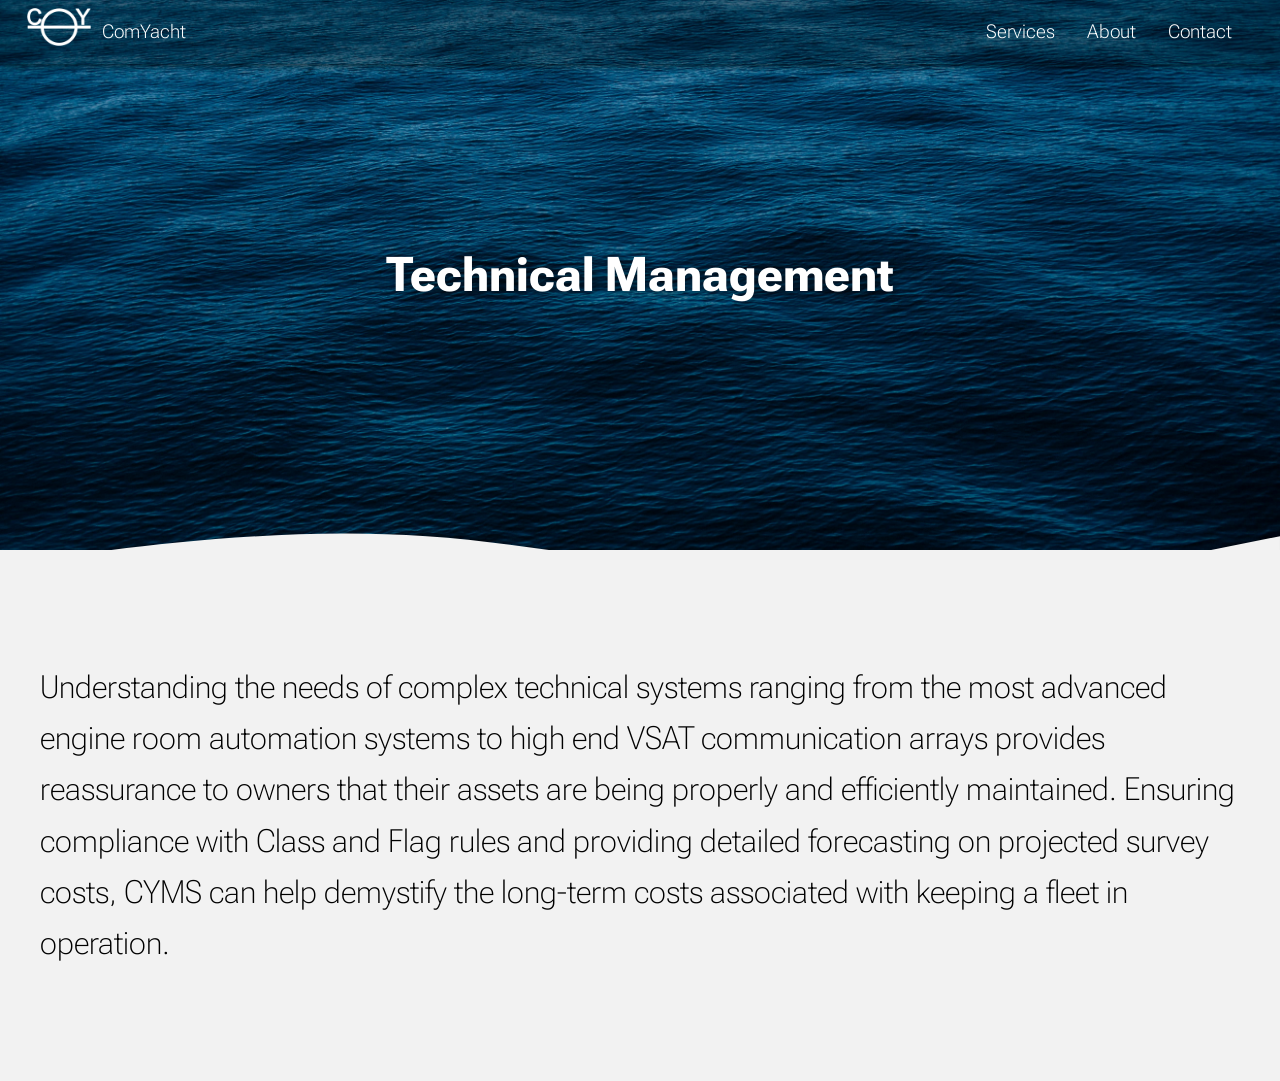
<file: technical.html>
<!DOCTYPE html>
<html lang="en">
  <head>
    <meta charset="UTF-8" />
    <meta name="viewport" content="width=device-width, initial-scale=1.0" />
    <meta name="description" content="ComYacht's technical services." />
    <title>ComYacht | Techical services</title>
    <link rel="stylesheet" href="./styles/about-contact.css" />
    <link rel="stylesheet" href="./styles/general.css" />
    <link rel="stylesheet" href="./styles/header.css" />
    <link rel="stylesheet" href="./styles/footer.css" />
    <link rel="stylesheet" href="./styles/services.css" />

    <script defer src="./scripts/header-animation.js"></script>
    <script defer src="./scripts/sidebar.js"></script>

    <!--Fonts-->
    <link rel="preconnect" href="https://fonts.googleapis.com" />
    <link rel="preconnect" href="https://fonts.gstatic.com" crossorigin />
    <link
      href="https://fonts.googleapis.com/css2?family=Roboto+Flex:opsz,wght@8..144,100..1000&display=swap"
      rel="stylesheet"
    />
  </head>
  <body>
    <header>
      <nav id="header-nav">
        <div id="header-background"></div>
        <ul id="header-ul-flex">
          <li id="company-info" class="header-li">
            <div class="logo-container">
              <a href="index.html">
                <img class="header-logo" src="./images/logos-icons/Client-01-logo.png" alt="ComYacht logo" />
              </a>
            </div>
            <a href="index.html">ComYacht</a>
          </li>
          <li class="header-li" id="header-tabs">
            <div id="service-tab">
              <span>Services</span>
              <div id="service-placeholder"></div>
              <ul id="scroll-tab">
                <li><a href="technical.html">Technical Management</a></li>
                <li><a href="yacht.html">Yacht agency services</a></li>
                <li><a href="management.html">Management Service</a></li>
                <li><a href="recruitment.html">Recruitment Service</a></li>
                <li><a href="audit.html">Audit Service</a></li>
                <li><a href="training.html">Training Service</a></li>
              </ul>
            </div>
            <div><a href="about.html">About</a></div>
            <div><a href="contact.html">Contact</a></div>
            <button id="sidebar-button">
              <svg xmlns="http://www.w3.org/2000/svg" height="24px" viewBox="0 -960 960 960" width="24px" fill="white">
                <path d="M120-240v-80h720v80H120Zm0-200v-80h720v80H120Zm0-200v-80h720v80H120Z" />
              </svg>
            </button>
          </li>
        </ul>

        <aside id="sidebar">
          <button id="exit-sidebar">
            <svg xmlns="http://www.w3.org/2000/svg" height="24px" viewBox="0 -960 960 960" width="24px" fill="#e8eaed">
              <path d="M400-80 0-480l400-400 71 71-329 329 329 329-71 71Z" />
            </svg>
          </button>
          <ul id="sidebar-ul">
            <li>
              <span>Services</span>
              <hr />
            </li>
            <li>
              <ul id="sidebar-services">
                <li><a href="technical.html">Technical Management</a></li>
                <li><a href="yacht.html">Yacht agency Service</a></li>
                <li><a href="management.html">Management Service</a></li>
                <li><a href="recruitment.html">Recruitment Service</a></li>
                <li><a href="audit.html">Audit Service</a></li>
                <li><a href="training.html">Training Service</a></li>
              </ul>
            </li>
            <li>
              <a href="about.html">About</a>
              <hr />
            </li>
            <li>
              <a href="contact.html">Contact</a>
              <hr />
            </li>
          </ul>
        </aside>
      </nav>
    </header>

    <main>
      <section class="hero">
        <img src="./images/thumbnails/pexels-lisha-riabinina-5175-37487.jpg" alt="About page background image" />
        <div class="overlay-text">
          <h1>Technical Management</h1>
        </div>
        <svg xmlns="http://www.w3.org/2000/svg" viewBox="0 0 1440 320" class="wavy-border" id="wavy-border-service">
          <path
            d="M0,192L80,181.3C160,171,320,149,480,160C640,171,800,213,960,218.7C1120,224,1280,192,1360,176L1440,160L1440,320L1360,320C1280,320,1120,320,960,320C800,320,640,320,480,320C320,320,160,320,80,320L0,320Z"
          ></path>
        </svg>
      </section>

      <section class="about">
        <article>
          <p class="service-p">
            Understanding the needs of complex technical systems ranging from the most advanced engine room automation
            systems to high end VSAT communication arrays provides reassurance to owners that their assets are being
            properly and efficiently maintained. Ensuring compliance with Class and Flag rules and providing detailed
            forecasting on projected survey costs, CYMS can help demystify the long-term costs associated with keeping a
            fleet in operation.
          </p>
        </article>
      </section>
    </main>
  </body>
</html>
</file>
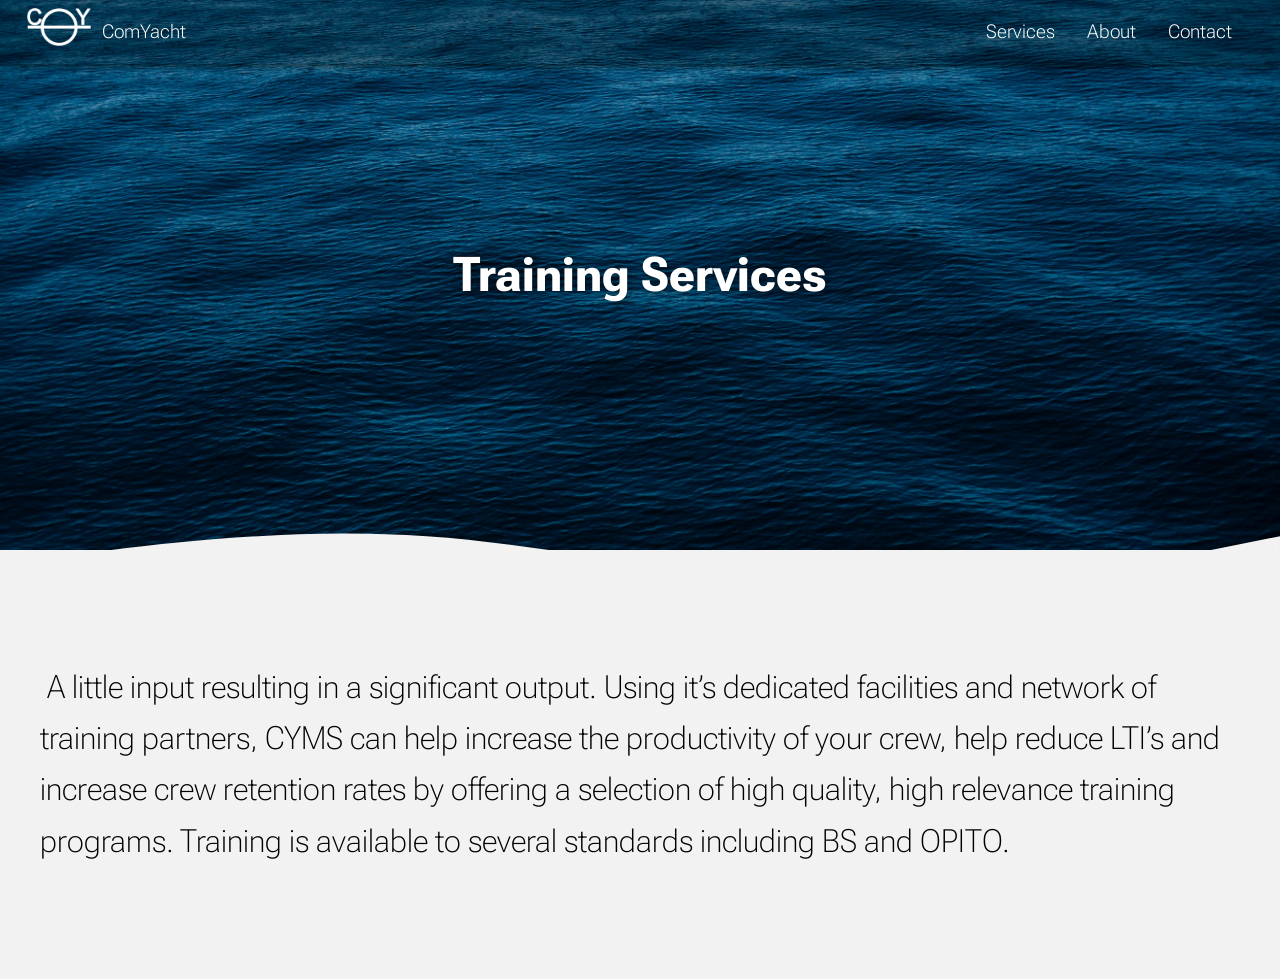
<file: training.html>
<!DOCTYPE html>
<html lang="en">
  <head>
    <meta charset="UTF-8" />
    <meta name="viewport" content="width=device-width, initial-scale=1.0" />
    <meta name="description" content="ComYacht's training services." />
    <title>ComYacht | Training services</title>
    <link rel="stylesheet" href="./styles/about-contact.css" />
    <link rel="stylesheet" href="./styles/general.css" />
    <link rel="stylesheet" href="./styles/header.css" />
    <link rel="stylesheet" href="./styles/footer.css" />
    <link rel="stylesheet" href="./styles/services.css" />

    <script defer src="./scripts/header-animation.js"></script>
    <script defer src="./scripts/sidebar.js"></script>

    <!--Fonts-->
    <link rel="preconnect" href="https://fonts.googleapis.com" />
    <link rel="preconnect" href="https://fonts.gstatic.com" crossorigin />
    <link
      href="https://fonts.googleapis.com/css2?family=Roboto+Flex:opsz,wght@8..144,100..1000&display=swap"
      rel="stylesheet"
    />
  </head>
  <body>
    <header>
      <nav id="header-nav">
        <div id="header-background"></div>
        <ul id="header-ul-flex">
          <li id="company-info" class="header-li">
            <div class="logo-container">
              <a href="index.html">
                <img class="header-logo" src="./images/logos-icons/Client-01-logo.png" alt="ComYacht logo" />
              </a>
            </div>
            <a href="index.html">ComYacht</a>
          </li>
          <li class="header-li" id="header-tabs">
            <div id="service-tab">
              <span>Services</span>
              <div id="service-placeholder"></div>
              <ul id="scroll-tab">
                <li><a href="technical.html">Technical Management</a></li>
                <li><a href="yacht.html">Yacht agency services</a></li>
                <li><a href="management.html">Management Service</a></li>
                <li><a href="recruitment.html">Recruitment Service</a></li>
                <li><a href="audit.html">Audit Service</a></li>
                <li><a href="training.html">Training Service</a></li>
              </ul>
            </div>
            <div><a href="about.html">About</a></div>
            <div><a href="contact.html">Contact</a></div>
            <button id="sidebar-button">
              <svg xmlns="http://www.w3.org/2000/svg" height="24px" viewBox="0 -960 960 960" width="24px" fill="white">
                <path d="M120-240v-80h720v80H120Zm0-200v-80h720v80H120Zm0-200v-80h720v80H120Z" />
              </svg>
            </button>
          </li>
        </ul>

        <aside id="sidebar">
          <button id="exit-sidebar">
            <svg xmlns="http://www.w3.org/2000/svg" height="24px" viewBox="0 -960 960 960" width="24px" fill="#e8eaed">
              <path d="M400-80 0-480l400-400 71 71-329 329 329 329-71 71Z" />
            </svg>
          </button>
          <ul id="sidebar-ul">
            <li>
              <span>Services</span>
              <hr />
            </li>
            <li>
              <ul id="sidebar-services">
                <li><a href="technical.html">Technical Management</a></li>
                <li><a href="yacht.html">Yacht agency Service</a></li>
                <li><a href="management.html">Management Service</a></li>
                <li><a href="recruitment.html">Recruitment Service</a></li>
                <li><a href="audit.html">Audit Service</a></li>
                <li><a href="training.html">Training Service</a></li>
              </ul>
            </li>
            <li>
              <a href="about.html">About</a>
              <hr />
            </li>
            <li>
              <a href="contact.html">Contact</a>
              <hr />
            </li>
          </ul>
        </aside>
      </nav>
    </header>

    <main>
      <section class="hero">
        <img src="./images/thumbnails/pexels-lisha-riabinina-5175-37487.jpg" alt="About page background image" />
        <div class="overlay-text">
          <h1>Training Services</h1>
        </div>
        <svg xmlns="http://www.w3.org/2000/svg" viewBox="0 0 1440 320" class="wavy-border" id="wavy-border-service">
          <path
            d="M0,192L80,181.3C160,171,320,149,480,160C640,171,800,213,960,218.7C1120,224,1280,192,1360,176L1440,160L1440,320L1360,320C1280,320,1120,320,960,320C800,320,640,320,480,320C320,320,160,320,80,320L0,320Z"
          ></path>
        </svg>
      </section>

      <section class="about">
        <article>
          <p class="service-p">
             A little input resulting in a significant output. Using it’s dedicated facilities and network of training
            partners, CYMS can help increase the productivity of your crew, help reduce LTI’s and increase crew
            retention rates by offering a selection of high quality, high relevance training programs. Training is
            available to several standards including BS and OPITO.
          </p>
        </article>
      </section>
    </main>
  </body>
</html>
</file>
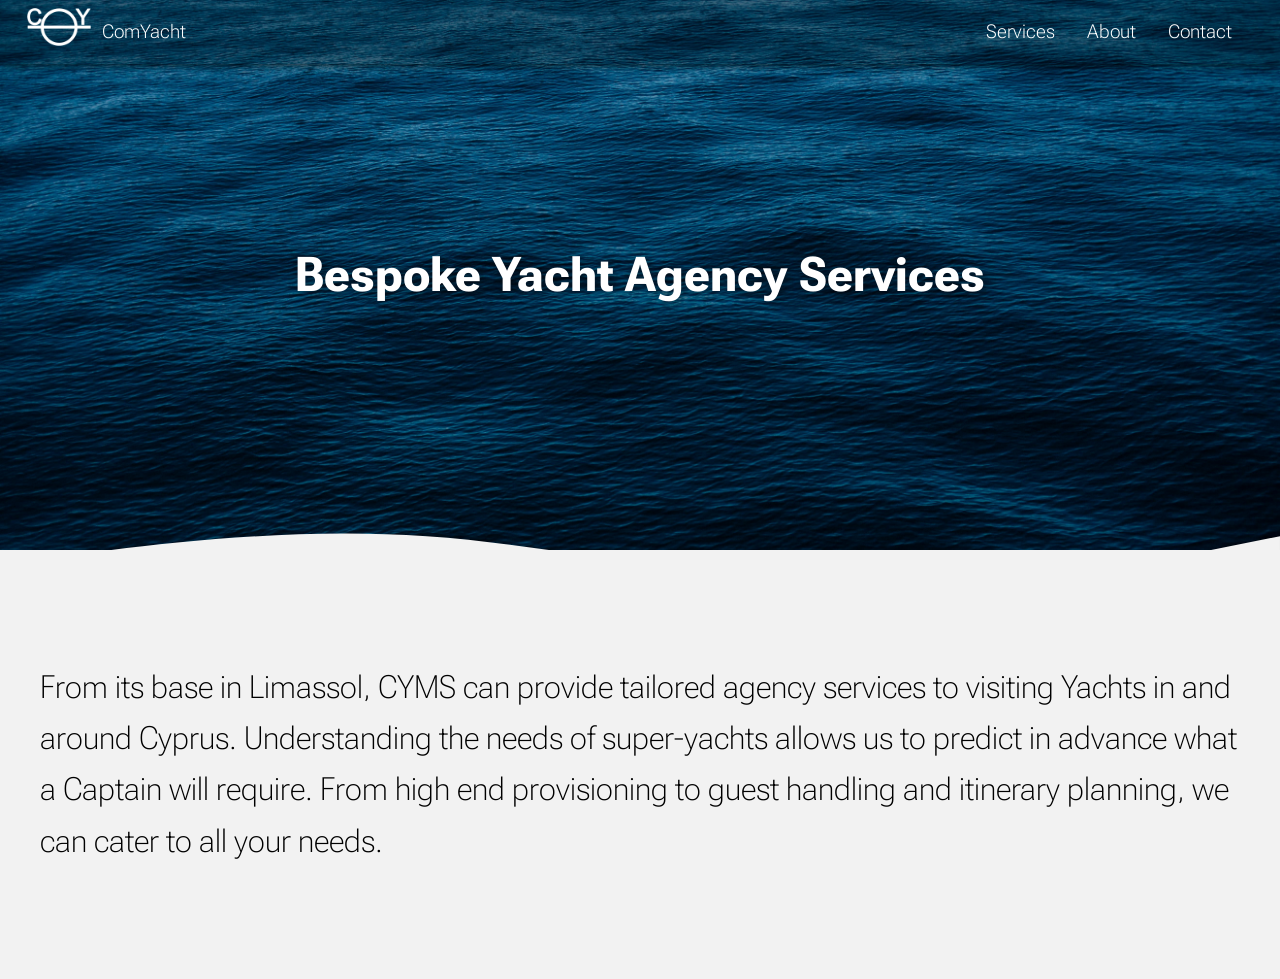
<file: yacht.html>
<!DOCTYPE html>
<html lang="en">
  <head>
    <meta charset="UTF-8" />
    <meta name="viewport" content="width=device-width, initial-scale=1.0" />
    <meta name="description" content="ComYacht's yacht agency services." />
    <title>ComYacht | Yacht agency services</title>
    <link rel="stylesheet" href="./styles/about-contact.css" />
    <link rel="stylesheet" href="./styles/general.css" />
    <link rel="stylesheet" href="./styles/header.css" />
    <link rel="stylesheet" href="./styles/footer.css" />
    <link rel="stylesheet" href="./styles/services.css" />

    <script defer src="./scripts/header-animation.js"></script>
    <script defer src="./scripts/sidebar.js"></script>

    <!--Fonts-->
    <link rel="preconnect" href="https://fonts.googleapis.com" />
    <link rel="preconnect" href="https://fonts.gstatic.com" crossorigin />
    <link
      href="https://fonts.googleapis.com/css2?family=Roboto+Flex:opsz,wght@8..144,100..1000&display=swap"
      rel="stylesheet"
    />
  </head>
  <body>
    <header>
      <nav id="header-nav">
        <div id="header-background"></div>
        <ul id="header-ul-flex">
          <li id="company-info" class="header-li">
            <div class="logo-container">
              <a href="index.html">
                <img class="header-logo" src="./images/logos-icons/Client-01-logo.png" alt="ComYacht logo" />
              </a>
            </div>
            <a href="index.html">ComYacht</a>
          </li>
          <li class="header-li" id="header-tabs">
            <div id="service-tab">
              <span>Services</span>
              <div id="service-placeholder"></div>
              <ul id="scroll-tab">
                <li><a href="technical.html">Technical Management</a></li>
                <li><a href="yacht.html">Yacht agency services</a></li>
                <li><a href="management.html">Management Service</a></li>
                <li><a href="recruitment.html">Recruitment Service</a></li>
                <li><a href="audit.html">Audit Service</a></li>
                <li><a href="training.html">Training Service</a></li>
              </ul>
            </div>
            <div><a href="about.html">About</a></div>
            <div><a href="contact.html">Contact</a></div>
            <button id="sidebar-button">
              <svg xmlns="http://www.w3.org/2000/svg" height="24px" viewBox="0 -960 960 960" width="24px" fill="white">
                <path d="M120-240v-80h720v80H120Zm0-200v-80h720v80H120Zm0-200v-80h720v80H120Z" />
              </svg>
            </button>
          </li>
        </ul>

        <aside id="sidebar">
          <button id="exit-sidebar">
            <svg xmlns="http://www.w3.org/2000/svg" height="24px" viewBox="0 -960 960 960" width="24px" fill="#e8eaed">
              <path d="M400-80 0-480l400-400 71 71-329 329 329 329-71 71Z" />
            </svg>
          </button>
          <ul id="sidebar-ul">
            <li>
              <span>Services</span>
              <hr />
            </li>
            <li>
              <ul id="sidebar-services">
                <li><a href="technical.html">Technical Management</a></li>
                <li><a href="yacht.html">Yacht agency Service</a></li>
                <li><a href="management.html">Management Service</a></li>
                <li><a href="recruitment.html">Recruitment Service</a></li>
                <li><a href="audit.html">Audit Service</a></li>
                <li><a href="training.html">Training Service</a></li>
              </ul>
            </li>
            <li>
              <a href="about.html">About</a>
              <hr />
            </li>
            <li>
              <a href="contact.html">Contact</a>
              <hr />
            </li>
          </ul>
        </aside>
      </nav>
    </header>

    <main>
      <section class="hero">
        <img src="./images/thumbnails/pexels-lisha-riabinina-5175-37487.jpg" alt="About page background image" />
        <div class="overlay-text">
          <h1>Bespoke Yacht Agency Services</h1>
        </div>
        <svg xmlns="http://www.w3.org/2000/svg" viewBox="0 0 1440 320" class="wavy-border" id="wavy-border-service">
          <path
            d="M0,192L80,181.3C160,171,320,149,480,160C640,171,800,213,960,218.7C1120,224,1280,192,1360,176L1440,160L1440,320L1360,320C1280,320,1120,320,960,320C800,320,640,320,480,320C320,320,160,320,80,320L0,320Z"
          ></path>
        </svg>
      </section>

      <section class="about">
        <article>
          <p class="service-p">
            From its base in Limassol, CYMS can provide tailored agency services to visiting Yachts in and around
            Cyprus. Understanding the needs of super-yachts allows us to predict in advance what a Captain will require.
            From high end provisioning to guest handling and itinerary planning, we can cater to all your needs.
          </p>
        </article>
      </section>
    </main>
  </body>
</html>
</file>
<file: styles/header.css>
#header-nav {
  position: fixed;
  top: 0;
  left: 0;
  right: 0;
  background-color: rgba(0, 0, 0, 0.3);
  display: flex;
  align-items: center;
  box-shadow: var(--shadow-primary);
  z-index: 200;
}

#header-background {
  top: 0;
  height: 100%;
  left: 0;
  width: 100%;
  position: absolute;
  background-color: var(--color-dark-blue);
  transform: translateY(-20vw);
  transition: transform 0.3s;
}

#header-ul-flex {
  padding-left: 1rem;
  margin: 0;
  display: flex;
  align-items: center;
  justify-content: center;
  width: 100%;
  color: white;
  list-style: none;
  font-size: 1.2rem;
}

.header-li {
  margin: 0 2rem 0 0;
  height: 4rem;
  position: relative;
  display: flex;
  align-items: center;
  background-color: rgba(22, 36, 45, 0);
}

#header-tabs div {
  height: 100%;
  display: flex;
  align-items: center;
  transition: background-color 0.15s;
  padding: 0 1rem 0 1rem;
}

#header-tabs div:hover {
  background-color: rgba(16, 25, 31, 0.5);
}

#header-tabs div a {
  height: 100%;
  display: flex;
  align-items: center;
}

nav a {
  text-decoration: none;
  color: white;
}

#company-info {
  margin-right: auto;
}

#company-info div {
  margin: 0.7rem;
}

.header-logo {
  width: 4rem;
  cursor: pointer;
}

#sidebar {
  margin: 0;
  display: flex;
  position: fixed;
  top: 0;
  bottom: 0;
  left: 50%;
  right: 0;
  background: linear-gradient(45deg, rgb(22, 36, 45), rgb(18, 26, 30) 70%);
  box-shadow: var(--shadow-primary);
  z-index: 200;
  font-size: 1.5rem;
  overflow-y: scroll;
  transform: translateX(200vw);
  transition: transform 0.15s;
}

#sidebar-ul {
  padding: 0 1rem 1rem 1rem;
  position: relative;
  width: 100%;
}

#sidebar-ul li {
  margin-top: 1rem;
  list-style: none;
  color: white;
  width: 100%;
  display: flex;
  align-items: center;
  position: relative;
}

#sidebar-ul li a {
  color: white;
}

#sidebar {
  display: flex;
  flex-direction: column;
  align-items: start;
}

#exit-sidebar {
  background: none;
  border: none;
  font-size: 1.2rem;
  color: white;
  margin: 1rem 0 0 1rem;
}

#sidebar-ul hr {
  position: absolute;
  bottom: -2.5rem;
  width: 100%;
  opacity: 0.2;
  display: flex;
  flex-direction: column;
}

#sidebar-button {
  background: none;
  border: none;
  padding: 0;
  margin-left: 3rem;
}

#sidebar-button svg {
  margin-top: 0.3rem;
}

#sidebar-services {
  font-size: 1rem;
  left: 1rem;
  top: 12vh;
  margin: 0;
  padding: 0;
  display: flex;
  flex-direction: column;
}

#sidebar-services li {
  margin: 0.5rem 0 0 0;
  padding: 0.2rem;
  height: fit-content;
}

#service-tab:hover #scroll-tab {
  visibility: visible;
  transform: scale(1);
}

#service-tab {
  position: relative;
  display: flex;
  justify-content: center;
}

#scroll-tab {
  display: flex;
  visibility: hidden;
  flex-direction: column;
  position: absolute;
  align-items: center;
  top: 5rem;
  list-style: none;
  background-color: rgba(0, 0, 0, 0.3);
  padding: 0.5rem 0 0.5rem 0;
  border-radius: 0.5rem;
  box-shadow: var(--shadow-primary);
  transform: scale(0);
  transition: transform 0.15s;
}

#scroll-tab li {
  box-sizing: border-box;
  padding: 0 1rem 0 1rem;
  text-align: center;
  width: 100%;
  height: 3rem;
  display: flex;
  align-items: center;
  justify-content: center;
  position: relative;
  font-size: 1rem;
  white-space: nowrap;
}

#scroll-tab li:before {
  content: "";
  width: 20%;
  height: 1%;
  background-color: white;
  position: absolute;
  bottom: 0;
  opacity: 0.5;
}

#scroll-tab li a {
  text-decoration: none;
}

#scroll-tab li:hover {
  background-color: rgba(16, 25, 31, 0.5);
}

#service-placeholder {
  position: absolute;
  width: 100%;
  bottom: -1rem;
  opacity: 0;
}

@media (width <= 700px) {
  #header-tabs > div {
    display: none;
  }
}

@media (width > 700px) {
  #header-tabs div {
    display: flex;
  }
  #sidebar-button {
    display: none;
  }
}

@media (width <= 450px) {
  #sidebar {
    left: 0;
    font-size: 2rem;
  }
  #sidebar-ul li:before {
    top: 2.5rem;
  }
}
</file>
<file: styles/general.css>
body {
  margin: 0;
  height: 100vh;
  font-family: Roboto Flex, Arial, Helvetica, sans-serif;
  font-weight: 200;
  overflow-x: hidden;
  line-height: 1.6;
}

html {
  scroll-behavior: smooth;
}

p {
  margin: 0;
  padding: 0;
  font-weight: 200;
}

:root {
  --color-dark-blue: rgb(22, 36, 45);
  --color-cyan: rgb(25, 70, 75);
  --color-light-blue: rgb(157, 199, 202);
  --color-beige: rgb(132, 92, 58);
  --color-white: rgb(242, 242, 242);

  --shadow-primary: 0 0px 10px rgba(0, 0, 0, 1);
  --shadow-secondary: 3px 3px 5px rgba(0, 0, 0, 0.5);
}

a {
  color: white;
  text-decoration: none;
}

a:hover {
  text-decoration: underline;
}
</file>
<file: styles/hero-section.css>
#hero-section {
  position: relative;
  top: 0;
  left: 0;
  right: 0;
  height: clamp(30em, 40vw, 60em);
}

.hero-section-img-container {
  position: absolute;
  left: 0;
  right: 0;
  height: 100%;
  background-color: var(--color-cyan);
}

.hero-section-img-container img {
  position: absolute;
  width: 100%;
  height: 130%;
  object-fit: cover;
}

.hero-section-title-bg {
  width: 70%;
  position: absolute;
  top: 15%;
  left: 3%;
  height: 20rem;
  z-index: 20;
  display: flex;
  flex-direction: column;
  align-items: flex-start;
  justify-content: center;
}

.hero-section-title {
  margin: 0;
  font-weight: 500;
  color: white;
  font-size: clamp(2rem, 4vw, 7rem);
}

.hero-section-subtitle {
  margin: 1rem 0 0 0;
  font-weight: 200;
  color: white;
  font-size: clamp(1rem, 2vw, 4rem);
}

.quote-author {
  font-weight: 600;
  color: white;
  font-size: clamp(1rem, 1vw, 2rem);
  margin: 0.5rem 0 0 0;
}

#hero-section-CTA {
  margin-top: 2rem;
  background: none;
  border: 0.1rem solid white;
  border-radius: 1rem;
  padding: 0.5rem clamp(2rem, 2vw, 10rem);
  color: white;
  font-size: clamp(1rem, 1vw, 3rem);
  box-shadow: var(--shadow-secondary);
  cursor: pointer;
}

#hero-section-CTA:hover {
  transform: scale(1.05);
}

@media (width <= 500px) {
  #hero-section-title-bg {
    top: 5%;
    width: 100%;
  }
}
</file>
<file: styles/summary-section.css>
#summary-section {
  background-color: var(--color-cyan);
  position: relative;
  padding: 1rem 5rem 15rem 5rem;
  display: grid;
  grid-template-columns: repeat(2, 1fr);
  gap: 3rem;
}

#wavy-outline-3 {
  position: absolute;
  top: clamp(-40em, -17vw, -2em);
  fill: var(--color-cyan);
  height: clamp(2em, 27.5vw, 65em);
  z-index: 7;
}

.summary-info {
  background-color: var(--color-white);
  position: relative;
  padding: 2rem;
  box-shadow: 5px 5px 5px rgba(0, 0, 0, 0.2);
  z-index: 50;
}

.summary-info:before {
  position: absolute;
  content: "";
  height: 100%;
  width: 5%;
  background-color: var(--color-beige);
  right: 0;
  top: 0;
}

.summary-info > h3 {
  font-size: 2.5rem;
  margin-right: 7%;
}

.summary-info > p {
  font-size: 1.8rem;
  margin-right: 7%;
  padding-bottom: 4rem;
  color: black;
}

.view-more-about {
  position: absolute;
  bottom: 1rem;
  border: none;
  background-color: var(--color-beige);
  padding: 0.5rem 1rem;
  box-shadow: var(--shadow-secondary);
  cursor: pointer;
}

.view-more-about > a {
  font-size: 1rem;
  font-weight: 600;
  width: 100%;
  height: 100%;
  text-decoration: none;
  color: white;
}

/* Tablet view adjustments (<= 900px) */
@media (max-width: 900px) {
  #summary-section {
    padding: 8rem 3rem;
    grid-template-columns: 1fr;
    gap: 4rem;
  }

  .summary-info {
    padding: 2rem 1.5rem;
  }

  .summary-info > h3 {
    font-size: 2.2rem;
  }

  .summary-info > p {
    font-size: 1.6rem;
  }
}

/* Mobile view adjustments (<= 600px) */
@media (max-width: 600px) {
  #summary-section {
    padding: 5rem 2rem;
  }

  .summary-info > h3 {
    font-size: 2rem;
  }

  .summary-info > p {
    font-size: 1.4rem;
    padding-bottom: 3rem;
  }

  .view-more-about {
    padding: 0.4rem 0.8rem;
  }

  .view-more-about > a {
    font-size: 0.9rem;
  }
}
</file>
<file: styles/service-section.css>
#service-section {
  height: clamp(30rem, 40vw, 80rem);
  width: 100%;
  background-color: var(--color-beige);
  position: relative;
  display: flex;
  justify-content: center;
  padding-bottom: 20vw;
}

#service-content {
  position: absolute;
  right: 10%;
  left: 10%;
  height: fit-content;
  z-index: 10;
}

#service-text {
  width: 30vw;
  height: 30vw;
  margin-top: 5vw;
  color: white;
}

#service-text h2 {
  margin: 0;
  font-size: clamp(1.5rem, 4vw, 4rem);
  font-weight: 700;
  line-height: 1;
  margin-bottom: 2rem;
}

#service-text p {
  font-size: clamp(1rem, 2vw, 4rem);
  text-align: justify;
}

#wavy-outline-4 {
  position: absolute;
  top: clamp(-40em, -18vw, -2em);
  fill: var(--color-beige);
  height: clamp(2em, 27.5vw, 65em);
  z-index: 7;
}

#items-container {
  position: absolute;
  top: 0;
  right: 10%;
  display: flex;
  flex-direction: column;
  align-items: center;
}

#scrolling-items-container {
  height: clamp(30rem, 45vw, 70rem);
  display: flex;
  justify-content: space-around;
  flex-wrap: nowrap;
  width: clamp(18rem, 30vw, 60rem);
}

.view-container {
  position: absolute;
  z-index: 50;
  margin-top: 5vh;
  width: clamp(18rem, 30vw, 60rem);
  height: clamp(30rem, 45vw, 70rem);
  background-color: var(--color-white);
  box-shadow: var(--shadow-secondary);
  transition: transform 0.5s, filter 0.5s;
}

.view-img-container img {
  width: 100%;
}

.view-title {
  position: absolute;
  top: 5vh;
  right: 0;
  padding: 3vh 3vw 3vh 2vw;
  color: white;
  font-size: clamp(1.5rem, 2vw, 4rem);
  font-weight: 500;
  background-color: var(--color-beige);
}

.view-content {
  margin: 1rem 1rem;
  font-size: clamp(1rem, 1.5vw, 3rem);
  text-align: center;
}

.button-align a {
  color: white;
  text-decoration: none;
  padding: 1rem 3rem;
  margin-bottom: 10%;
  background-color: var(--color-beige);
  box-shadow: var(--shadow-secondary);
  border: none;
  z-index: 151;
  font-weight: 600;
}

.button-align {
  width: 100%;
  position: absolute;
  display: flex;
  justify-content: center;
  bottom: 1rem;
  z-index: 151;
}

#left {
  position: absolute;
  top: 0;
  bottom: -5rem;
  left: 0;
  right: clamp(13rem, 37vw, 130rem);
  z-index: 90;
  cursor: pointer;
}

#right {
  position: absolute;
  top: 0;
  bottom: -5rem;
  left: clamp(13rem, 71vw, 130rem);
  right: 0;
  z-index: 90;
  cursor: pointer;
}

#dots-container {
  display: flex;
  justify-content: center;
  align-items: center;
  width: 30vw;
  height: 6rem;
  z-index: 91;
  margin-top: 2vw;
}

.dot {
  height: 4.5rem;
  width: 4.5rem;
}

.dot svg {
  width: 100%;
  fill: lightgray;
}

.dot-active svg {
  fill: white;
  transform: scale(1.25);
}

@media (width <= 880px) {
  #service-text {
    display: none;
  }
  #items-container {
    left: 50%;
    right: 50%;
  }
  #left {
    right: 60%;
  }
  #right {
    left: 60%;
  }
  .dot svg {
    width: 150%;
  }
}

@media (width <= 600px) {
  .dot svg {
    width: 200%;
  }
}
</file>
<file: styles/footer.css>
footer {
  height: min-content;
  background-color: var(--color-dark-blue);
  position: relative;
  display: flex;
  flex-direction: column;
  width: 100%;
  display: grid;
  grid-template-columns: repeat(auto-fit, minmax(15rem, 1fr));
  padding-bottom: 3vw;
  padding-top: 3vw;
  z-index: 10;
}

footer ul {
  list-style: none;
  display: flex;
  flex-direction: column;
}

.list-title {
  color: rgb(103, 103, 103);
  font-size: 1.7rem;
  margin-bottom: 1.5rem;
}

.list-content {
  color: white;
  margin-bottom: 1rem;
  font-size: 1.2rem;
  width: 100%;
  z-index: 50;
}

#company-main-info {
  width: 80%;
}

#footer-company-li {
  margin-top: 1rem;
  font-weight: 600;
  position: relative;
}

#footer-company-li:before {
  content: "";
  width: 10%;
  height: 0.1rem;
  background-color: var(--color-white);
  position: absolute;
  bottom: -0.5rem;
}

#company-description-li {
  color: white;
  margin-top: 1rem;
  font-size: 1.2rem;
}
</file>
<file: styles/about-contact.css>
body {
  font-family: Roboto Flex, Arial, Helvetica, sans-serif;
  background-color: var(--color-white);
}

.wavy-border {
  fill: var(--color-white);
  position: absolute;
  bottom: -11vw;
  z-index: 100;
}

.about {
  max-width: 1200px;
  margin: auto;
  padding: 2rem;
}

.about h2 {
  font-size: 2rem;
  margin-bottom: 1.5rem;
}

.hero {
  position: relative;
  width: 100%;
  overflow: hidden;
  max-height: 550px;
}

.hero img {
  min-width: 30rem;
  width: 100%;
  height: auto;
  max-height: 35rem;
  display: block;
  object-fit: cover;
}

.overlay-text {
  position: absolute;
  top: 50%;
  left: 50%;
  width: 90%;
  transform: translate(-50%, -50%);
  color: #fff;
  text-align: center;
  text-shadow: 2px 2px 10px rgba(0, 0, 0, 0.5);
}

.overlay-text h1 {
  font-size: 3rem;
  font-weight: 700;
}

.about article {
  margin: 5rem 0;
}

.about p {
  margin-bottom: 1rem;
  font-size: 1.2rem;
}

@media (max-width: 600px) {
  .overlay-text h1 {
    font-size: 1.4rem;
  }
}
</file>
<file: styles/services.css>
#wavy-border-service {
  bottom: -8rem;
}

.about article p {
  font-size: 2rem;
}

@media (max-width: 600px) {
  .about article p {
    font-size: 1.3rem;
  }
}
</file>
<file: styles/contact.css>
.contact {
  padding: 10rem 2rem;
  gap: 3rem;
  display: flex;
  flex-wrap: wrap;
  align-items: center;
  justify-content: center;
  position: relative;
}

.contact article {
  box-shadow: var(--shadow-secondary);
  background-color: var(--color-cyan);
  width: 25vw;
  color: white;
  padding: 1rem;
  display: flex;
  flex-direction: column;
  align-items: center;
  flex: 1 1 300px;
  max-width: 400px;
}

.contact article > svg {
  width: 6rem;
  height: auto;
  fill: white;
}

.contact h3 {
  font-size: 2.5rem;
  margin-bottom: 1.5rem;
  font-weight: 200;
}

.contact p {
  font-size: 1.5rem;
  margin-bottom: 2rem;
  font-weight: 700;
}
</file>
